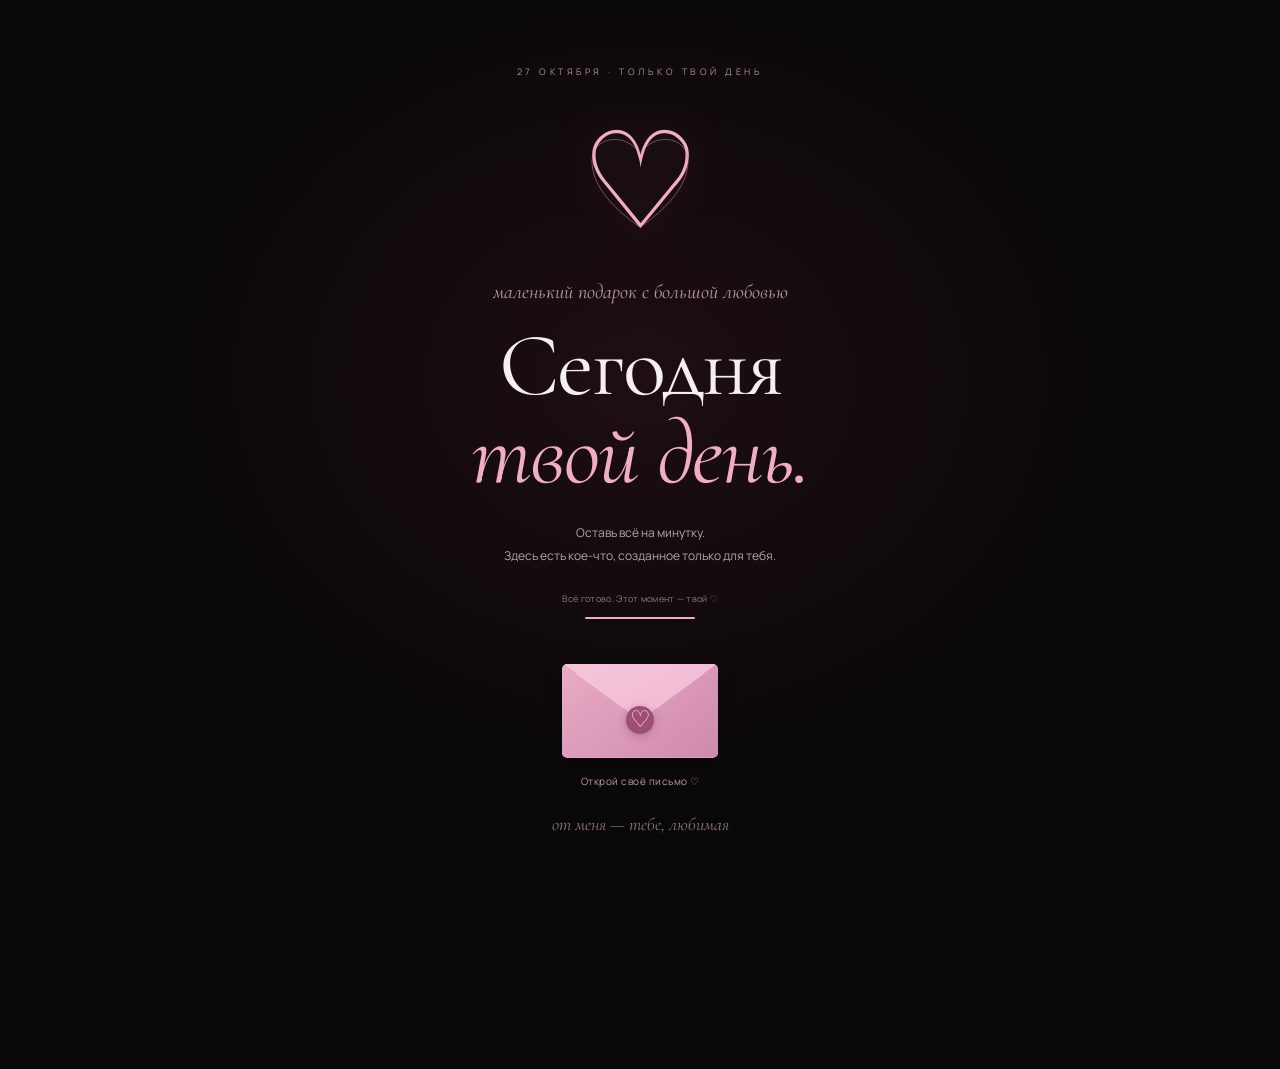
<file: index.html>
<!doctype html>
<html lang="ru">
<head>
  <meta charset="UTF-8">
  <meta name="viewport" content="width=device-width, initial-scale=1, viewport-fit=cover">
  <meta name="theme-color" content="#090809">
  <title>Тебе, с любовью ♡</title>
  <link rel="icon" type="image/svg+xml" sizes="any" href="assets/favicon.svg?v=heart-89">
  <link rel="stylesheet" href="style.css?v=gifts-105">
  <script src="script.js?v=gifts-105" defer></script>
</head>
<body>
  <div id="welcome" class="welcome" role="dialog" aria-modal="true" aria-labelledby="welcome-title">
    <div class="welcome-glow" aria-hidden="true"></div>
    <div id="welcome-hearts" class="welcome-hearts" aria-hidden="true"></div>
    <div class="welcome-content">
      <p class="welcome-overline">27 ОКТЯБРЯ · ТОЛЬКО ТВОЙ ДЕНЬ</p>
      <div class="welcome-heart" aria-hidden="true"><span>♡</span><i></i><i></i><i></i></div>
      <p class="welcome-kicker">маленький подарок с большой любовью</p>
      <h2 id="welcome-title">Сегодня <em>твой день.</em></h2>
      <p class="welcome-note">Оставь всё на минутку.<br>Здесь есть кое-что, созданное только для тебя.</p>
      <div class="welcome-loading"><span id="welcome-status" role="status">Собираю немного нашей нежности…</span><span class="welcome-track" aria-hidden="true"><span id="welcome-fill"></span></span></div>
      <button id="welcome-start" class="envelope-button" disabled aria-label="Открыть письмо и поздравление"><span class="envelope" aria-hidden="true"><span class="envelope-letter">С любовью ♡</span><span class="envelope-pocket"></span><span class="envelope-flap"></span><span class="envelope-seal">♡</span></span><span id="envelope-label" class="envelope-label">Ещё мгновение…</span></button>
      <span class="welcome-signature">от меня — тебе, любимая</span>
    </div>
  </div>
  <div id="site-content" inert aria-hidden="true">
  <div id="hearts" aria-hidden="true"></div>
  <header><a class="signature" href="#" aria-label="В начало">для тебя<span>♡</span></a><span class="header-note">расстояние не меняет главного</span><div class="audio-controls"><button id="sound" class="sound" aria-label="Открыть голосовое поздравление">♫ <span>мой голос</span></button></div></header>
  <main>
    <div class="chapter"><span class="line"></span><span id="chapter">27 ОКТЯБРЯ — ТВОЙ ДЕНЬ</span><span class="line"></span></div>
    <section id="scene" aria-labelledby="title">
      <div class="copy"><p id="eyebrow" class="eyebrow"></p><h1 id="title"></h1><p id="message" class="message"></p><div id="friends-placeholder" class="friends-placeholder" hidden><span class="friends-hearts" aria-hidden="true">♡ ♡ ♡</span><span>Тёплые слова уже в пути</span></div></div>
      <div id="photos" class="photos" aria-label="Наши фотографии"></div>
      <div class="bottom"><p id="caption" class="caption"></p><div class="actions"><button id="back" class="back" aria-label="Предыдущая страница"><svg viewBox="0 0 24 24" aria-hidden="true"><path d="M19 12H5M11 6l-6 6 6 6"/></svg></button><button id="next" class="primary"><span id="next-label"></span><span class="arrow" aria-hidden="true"><svg viewBox="0 0 24 24"><path d="M6 18 18 6M6 6h12v12"/></svg></span></button></div></div>
    </section>
    <nav id="progress" aria-label="Страницы поздравления"></nav>
    <p id="share-note" class="share-note" hidden>Можешь поделиться этим сайтом с близкими — пусть тоже улыбнутся и немного узнают, что я умею делать для тебя) ♡</p>
    <section id="gift-gate" class="gift-gate" hidden aria-label="Ещё один сюрприз">
      <p class="eyebrow">И КОЕ-ЧТО ЕЩЁ, ПРИНЦЕССА</p>
      <p>Для тебя остался ещё один маленький сюрприз ♡</p>
      <a class="primary gift-link" href="gift.html">Получить подарок <span aria-hidden="true">↗</span></a>
    </section>
    <footer><span>между нами километры.</span><span>но это всё — тебе <b>♡</b></span></footer>
  </main>
  <dialog id="audio-dialog"><button id="close-audio" class="close" aria-label="Закрыть">×</button><span class="eyebrow">ЧУТЬ БЛИЖЕ, ЧЕМ КАЖЕТСЯ</span><h2>Услышь меня <em>♡</em></h2><p id="audio-note">Это поздравление — моим голосом, с любовью к тебе. Нажми на воспроизведение ♡</p><div class="voice-hearts" aria-hidden="true"><span>♡</span><span>♡</span><span>♡</span><span>♡</span><span>♡</span></div><div class="voice-player"><button id="voice-play" aria-label="Воспроизвести поздравление"></button><div class="voice-timeline"><span>Моё поздравление для тебя ♡</span><input id="voice-seek" type="range" min="0" max="100" value="0" step="0.1" aria-label="Позиция записи"><small id="voice-time">0:00 / 1:07</small><label class="voice-volume" for="voice-volume"><span>Громкость</span><input id="voice-volume" type="range" min="0" max="100" value="70" step="1" aria-label="Громкость поздравления"><output id="voice-volume-value">70%</output></label></div></div><audio id="voice" preload="metadata" src="assets/voice-gentle.mp3"></audio><button id="voice-done" class="primary" hidden>Я прослушала ♡ →</button></dialog>
  </div>
</body>
</html>
</file>
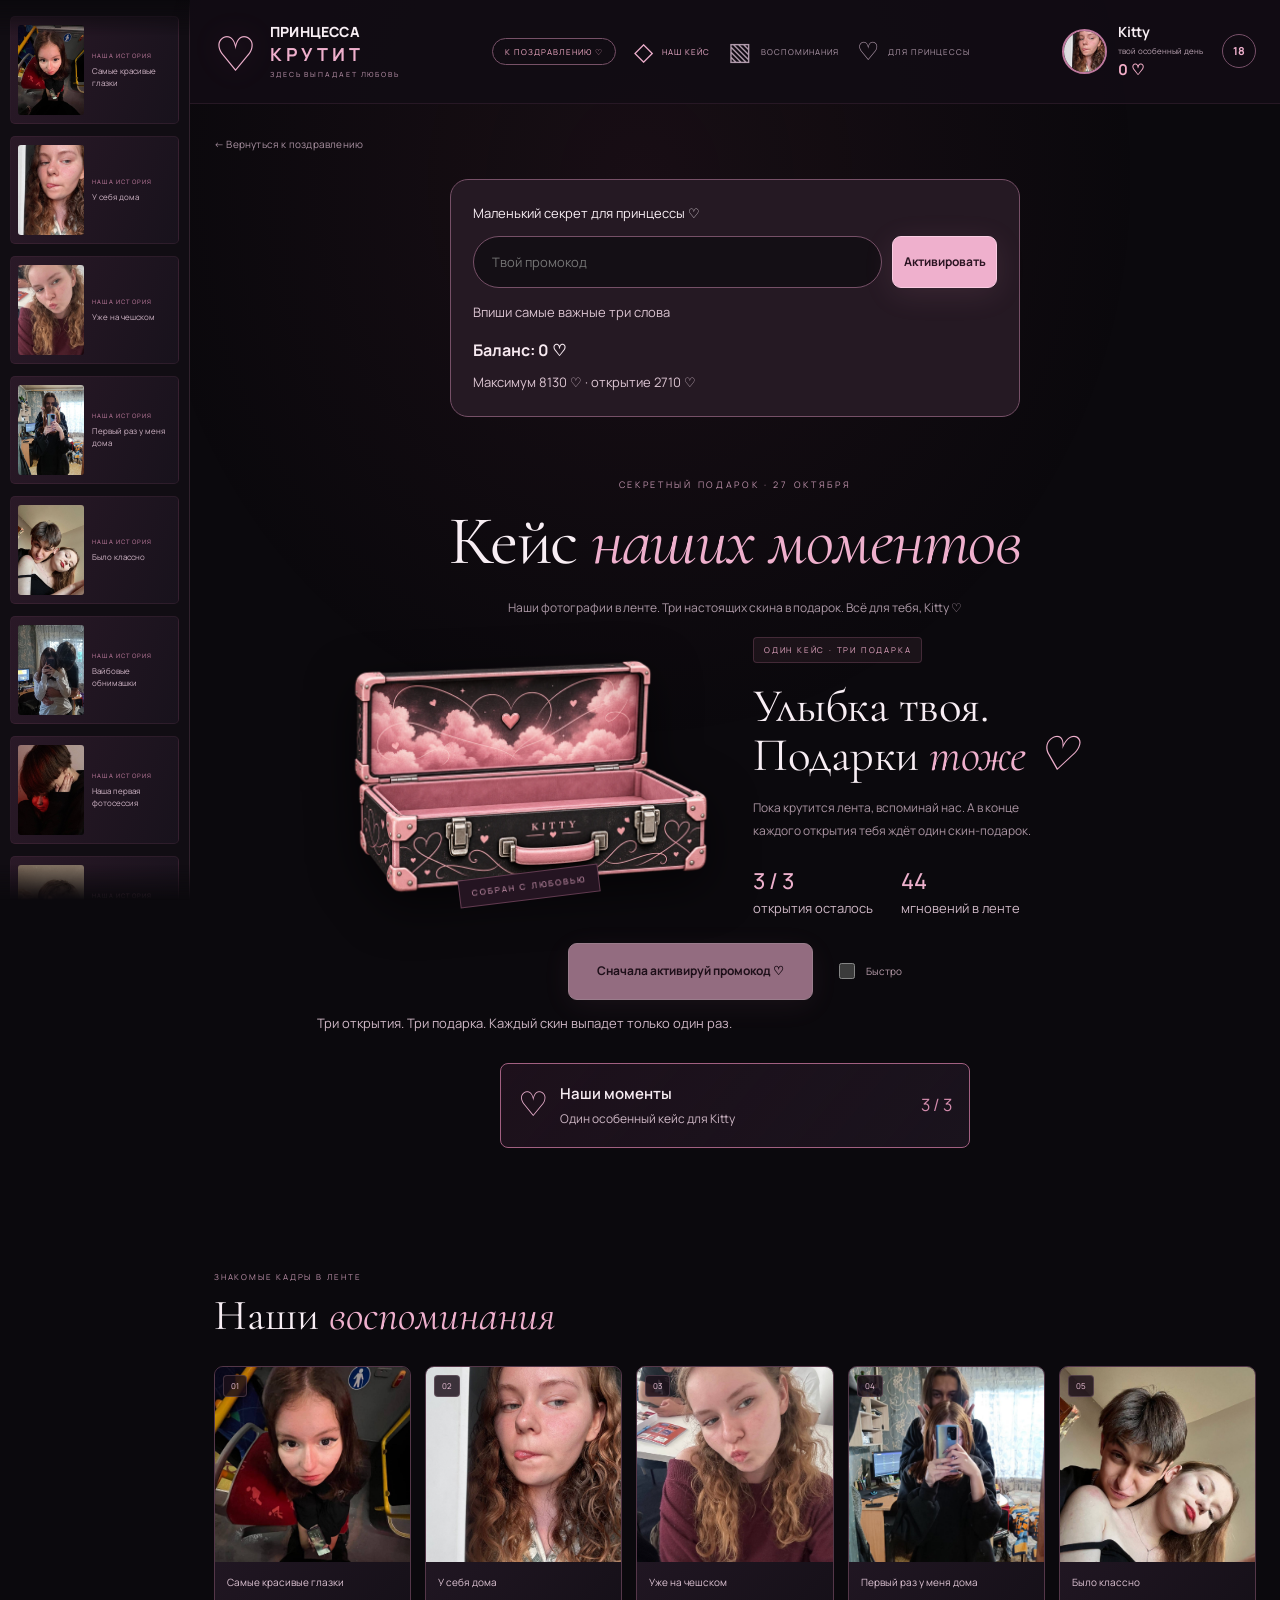
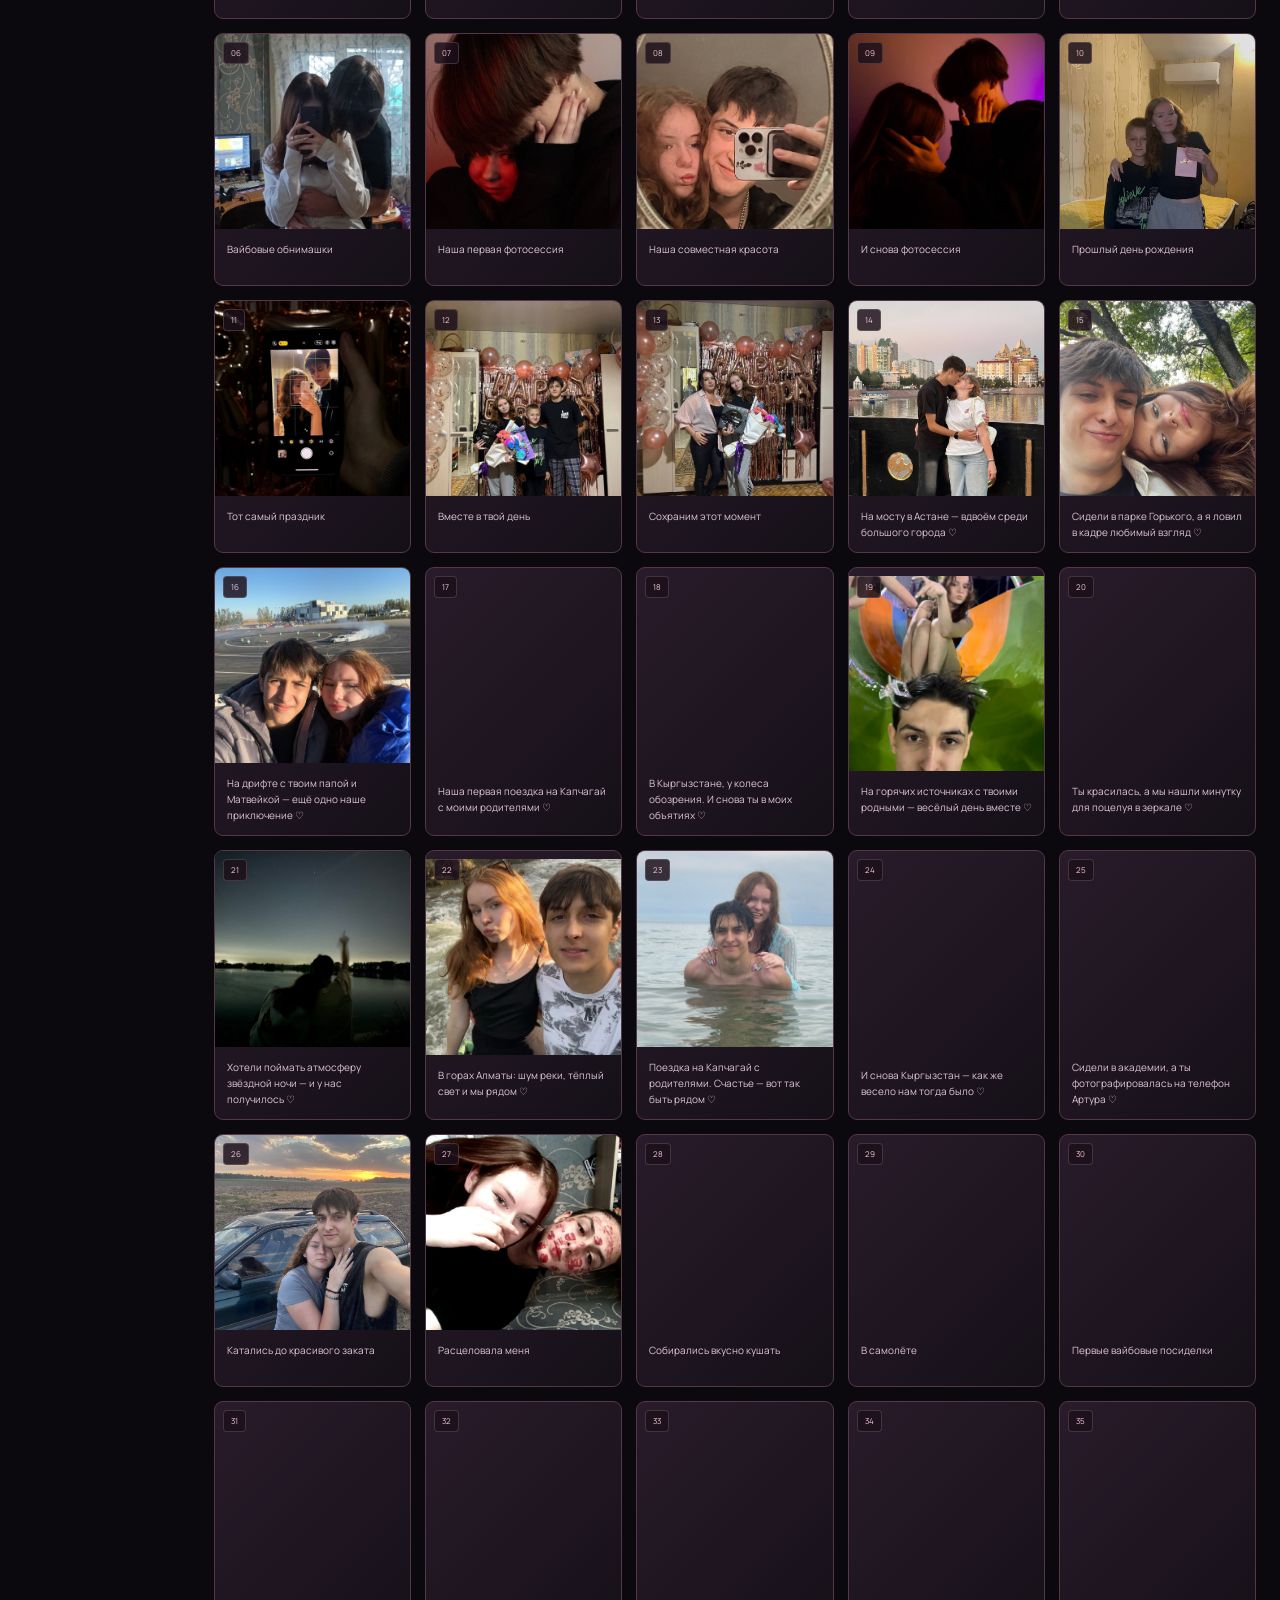
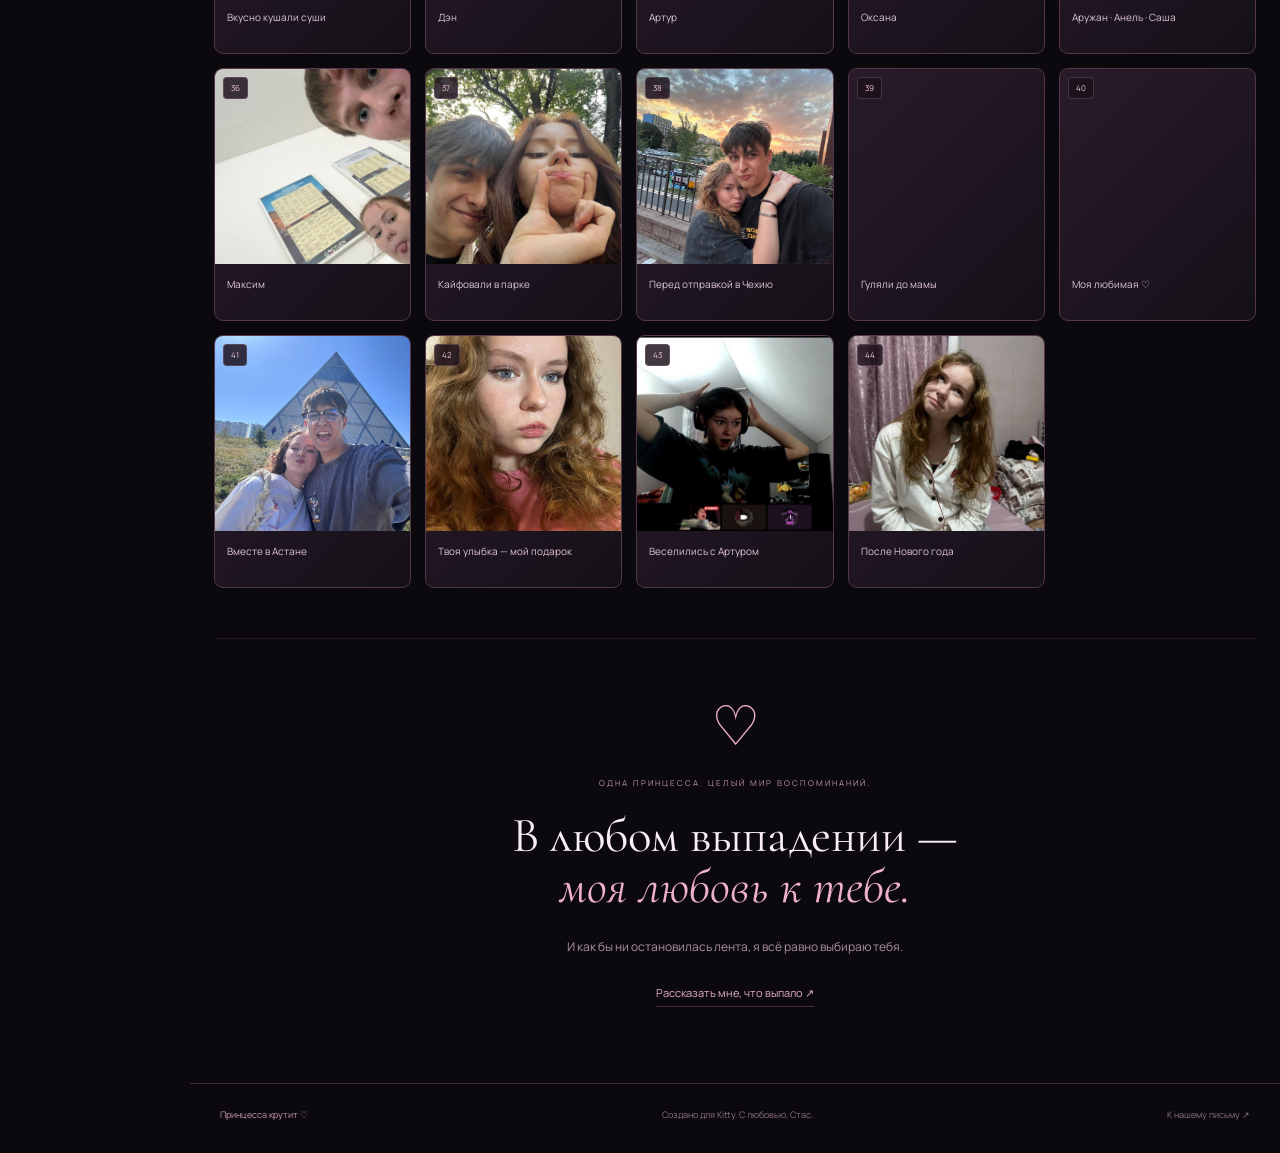
<file: gift.html>
<!doctype html>
<html lang="ru">
<head>
  <meta charset="UTF-8"><meta name="viewport" content="width=device-width,initial-scale=1,viewport-fit=cover">
  <meta name="theme-color" content="#0b090d"><meta name="robots" content="noindex,nofollow">
  <title>Принцесса крутит ♡</title><link rel="icon" type="image/svg+xml" href="assets/favicon.svg">
  <link rel="stylesheet" href="gift.css?v=106"><script src="gift-state.js?v=106" defer></script><script src="gift-prizes.js?v=107" defer></script><script src="gift-memories.js?v=106" defer></script><script src="gift.js?v=106" defer></script>
</head>
<body>
  <div class="gift-hearts" id="gift-hearts" aria-hidden="true"></div>
  <header class="game-header">
    <a class="game-brand" href="gift.html"><span class="brand-heart" aria-hidden="true">♡</span><span>ПРИНЦЕССА <b>КРУТИТ</b><small>ЗДЕСЬ ВЫПАДАЕТ ЛЮБОВЬ</small></span></a>
    <nav class="game-nav" aria-label="Разделы подарка"><a href="index.html?start=intro" class="to-main">К поздравлению ♡</a>
      <a class="active" href="#our-case"><span aria-hidden="true">◇</span>Наш кейс</a>
      <a href="#memories"><span aria-hidden="true">▧</span>Воспоминания</a>
      <a href="#for-princess"><span aria-hidden="true">♡</span>Для принцессы</a>
    </nav>
    <button type="button" id="open-profile" class="kitty-profile"><img src="assets/photos/memory-26.jpg" alt="Kitty"><span><strong>Kitty</strong><small>твой особенный день</small><strong id="header-balance" class="header-balance">0 ♡</strong></span><b aria-label="18 лет">18</b></button>
  </header>
  <div class="memory-ticker" aria-label="Мгновения из нашей истории"><div id="ticker-track" class="ticker-track"></div></div>
  <main class="gift-main">
    <a class="back-to-letter" href="index.html">← Вернуться к поздравлению</a>
    <form id="promo-form" class="promo-panel"><label for="promo-code">Маленький секрет для принцессы ♡</label><div><input id="promo-code" placeholder="Твой промокод" autocomplete="off" required><button class="pink-button">Активировать</button></div><p id="promo-status" role="status">Впиши самые важные три слова</p><strong>Баланс: <span id="gift-balance">0</span> ♡</strong><small>Максимум 8130 ♡ · открытие 2710 ♡</small></form><section id="our-case" class="case-section">
      <p class="overline">СЕКРЕТНЫЙ ПОДАРОК · 27 ОКТЯБРЯ</p>
      <h1>Кейс <em>наших моментов</em></h1>
      <p class="case-intro">Наши фотографии в ленте. Три настоящих скина в подарок. Всё для тебя, Kitty ♡</p>
      <div class="case-hero" id="case-hero">
        <div class="case-art"><div class="case-orbit"></div><img src="assets/princess-case.webp?v=93" alt="Розовый кейс Kitty с сердечком"><span class="case-stamp">СОБРАН С ЛЮБОВЬЮ</span></div>
        <div class="case-description"><span class="pill">ОДИН КЕЙС · ТРИ ПОДАРКА</span><h2>Улыбка твоя.<br>Подарки <em>тоже ♡</em></h2><p>Пока крутится лента, вспоминай нас. А в конце каждого открытия тебя ждёт один скин-подарок.</p><div class="case-facts"><span><strong id="attempts-left">3 / 3</strong> открытия осталось</span><span><strong id="memory-count">—</strong> мгновений в ленте</span></div></div>
      </div>
      <div class="roulette-panel" id="roulette-panel" hidden>
        <div class="roulette-caption"><span>НАШИ МОМЕНТЫ · ТВОИ ПОДАРКИ</span><span class="live-heart" aria-hidden="true">♡</span></div>
        <div class="roulette-window" id="roulette-window" aria-label="Лента фотографий"><div class="roulette-track" id="roulette-track"></div><div class="roulette-marker" aria-hidden="true"><i></i></div></div>
        <p class="spin-status" id="spin-status" role="status" aria-live="polite">Готовлю для тебя три подарка ♡</p>
      </div>
      <div class="spin-actions"><button id="open-case" class="pink-button" disabled>Подарки скоро появятся ♡</button><label class="quick-option"><input id="quick-spin" type="checkbox"><span>Быстро</span></label></div>
      <p class="spin-footnote">Три открытия. Три подарка. Каждый скин выпадет только один раз.</p>
      <div class="case-shelf" aria-label="Наши кейсы">
        <div class="mini-case selected"><span aria-hidden="true">♡</span><div><strong>Наши моменты</strong><small>Один особенный кейс для Kitty</small></div><b id="shelf-count">3 / 3</b></div>
      </div>
    </section>
    <section class="contents-section" id="memories"><div class="section-title" hidden><div><p class="overline">ТРИ СКИНА · ВСЕ ТВОИ</p><h2>Что внутри <em>кейса</em></h2></div><span id="collection-count" class="collection-count">Открыто 0 из 3</span></div><div class="prizes-grid" id="prizes-grid" hidden></div><div class="section-title memories-title"><div><p class="overline">ЗНАКОМЫЕ КАДРЫ В ЛЕНТЕ</p><h2>Наши <em>воспоминания</em></h2></div></div><div class="contents-grid" id="contents-grid"></div></section>
    <section id="for-princess" class="princess-note"><span aria-hidden="true">♡</span><p class="overline">ОДНА ПРИНЦЕССА. ЦЕЛЫЙ МИР ВОСПОМИНАНИЙ.</p><h2>В любом выпадении —<br><em>моя любовь к тебе.</em></h2><p>И как бы ни остановилась лента, я всё равно выбираю тебя.</p><a href="https://t.me/m/DYYZnQJrMzVi" target="_blank" rel="noopener noreferrer">Рассказать мне, что выпало ↗</a></section>
  </main>
  <footer class="game-footer"><span>Принцесса крутит ♡</span><span>Создано для Kitty. С любовью, Стас.</span><a href="index.html">К нашему письму ↗</a></footer>
  <dialog id="reward-dialog" class="reward-dialog" aria-labelledby="reward-title"><button class="reward-close" id="reward-close" aria-label="Закрыть подарок">×</button><p class="overline">ТВОЙ ПОДАРОК ♡</p><div class="reward-photo"><img id="reward-image" alt=""></div><h2 id="reward-title"></h2><p id="reward-note" class="reward-note"></p><p class="saved-note" id="saved-note" role="status"></p><div class="reward-actions"><button id="claim-memory" class="pink-button">Этот подарок мой ♡</button><button id="spin-again" class="quiet-button">Открыть следующий ↻</button></div></dialog>
<dialog id="profile-dialog" class="profile-dialog" aria-labelledby="profile-title"><button id="close-profile" class="reward-close" aria-label="Закрыть профиль">×</button><div class="profile-account"><img src="assets/photos/memory-26.jpg" alt="Kitty"><div><p class="overline">ТВОЙ АККАУНТ</p><h2 id="profile-title">Kitty ♡</h2></div></div><p class="free-gifts-note">Это нам уже не надо — тут всё бесплатно ♡</p><h2 class="inventory-title">Твой инвентарь</h2><p>Здесь появятся только открытые подарки ♡</p><div id="inventory" class="prizes-grid"></div><p id="inventory-note" role="status"></p></dialog>
</body>
</html>
</file>
<file: style.css>
@import url('https://fonts.googleapis.com/css2?family=Cormorant+Garamond:ital,wght@0,400;0,500;0,600;1,400;1,500&family=Manrope:wght@400;500;600;700&display=swap');
:root{color-scheme:dark;--bg:#090809;--pink:#f1acc6;--muted:#94858d;--white:#f6eff2}*{box-sizing:border-box}body{margin:0;background:var(--bg);color:var(--white);font-family:Manrope,Arial,sans-serif;min-width:320px}body:before{content:"";position:fixed;inset:0;pointer-events:none;background:radial-gradient(ellipse at 50% 48%,#50233322,transparent 65%);z-index:-1}button,a,input{-webkit-tap-highlight-color:transparent}button{font:inherit;cursor:pointer}button:focus-visible,a:focus-visible,.upload:focus-within{outline:2px solid var(--pink);outline-offset:6px}header{max-width:1440px;margin:auto;padding:30px 5%;display:flex;align-items:center;justify-content:space-between;gap:20px}.signature{font-family:'Cormorant Garamond',Georgia,serif;font-style:italic;font-size:30px;color:var(--white);text-decoration:none}.signature span{color:var(--pink);margin-left:12px}.header-note{font-size:10px;letter-spacing:2.5px;text-transform:uppercase;color:var(--muted)}.sound{border:1px solid #49323d;background:#ffffff03;color:var(--pink);border-radius:30px;padding:11px 18px;font-size:12px;transition:.25s}.sound:hover{background:#f1acc61a;transform:translateY(-2px)}main{max-width:1100px;margin:auto;padding:35px 30px 20px}.chapter{display:flex;justify-content:center;align-items:center;gap:18px;color:var(--muted);font-size:9px;letter-spacing:3px}.line{height:1px;width:40px;background:#55303f}#scene{text-align:center}.eyebrow{font-size:10px;letter-spacing:3px;color:var(--pink);margin:33px 0 14px}h1{font-family:'Cormorant Garamond',Georgia,serif;font-weight:400;font-size:clamp(50px,6.2vw,82px);line-height:1.03;margin:0;letter-spacing:-2px}h1 em,h2 em{color:var(--pink);font-weight:400}h1 em{display:block}.message{max-width:560px;margin:22px auto 0;font-size:13px;line-height:1.95;color:#b7a9b0;white-space:pre-line}.photos{display:flex;align-items:center;justify-content:center;gap:23px;margin:40px auto 22px;max-width:740px}.photo{margin:0;flex:1;min-width:0;padding:9px 9px 0;background:#171216;border:1px solid #38252f;box-shadow:0 15px 50px #0008;transform:rotate(-7deg);transition:transform .5s,box-shadow .5s}.photo:nth-child(2){transform:translateY(-6px) rotate(2deg);z-index:1}.photo:nth-child(3){transform:rotate(8deg)}.photo:hover{transform:translateY(-12px) rotate(0);box-shadow:0 15px 55px #b3516b22;z-index:2}.photo-area{aspect-ratio:4/4.3;position:relative;overflow:hidden;background:linear-gradient(145deg,#2c1d27,#140f14 75%);display:grid;place-content:center}.photo-area:before,.photo-area:after{content:"";position:absolute;width:180px;height:180px;border:1px solid #cf8da11c;border-radius:50%;top:20%;left:-40%}.photo-area:after{top:50%;left:45%}.placeholder-heart{font-family:Georgia,serif;font-size:56px;color:#c87f9d73;line-height:1}.placeholder-text{font-size:9px;color:#a98b9a;margin-top:12px;letter-spacing:1px}.photo img{width:100%;height:100%;object-fit:cover;position:absolute;inset:0}.photo figcaption{font-family:'Cormorant Garamond',Georgia,serif;font-style:italic;font-size:18px;color:#c2a5b3;padding:12px 0 13px}.caption{font-family:'Cormorant Garamond',Georgia,serif;color:var(--muted);font-style:italic;font-size:19px;margin:25px 0}.actions{display:flex;justify-content:center;align-items:center;gap:12px}.primary{position:relative;overflow:hidden;border:1px solid #efbad1;background:#eeb4cc;color:#27121d;border-radius:50px;padding:17px 27px;font-size:12px;font-weight:700;min-width:220px;box-shadow:0 0 35px #eb9abd12;transition:transform .25s,box-shadow .25s,background .25s}.primary:hover{transform:translateY(-3px);background:#ffd2e4;box-shadow:0 7px 35px #eb9abd30}.primary:active{transform:scale(.96)}.primary:before{content:"";position:absolute;top:0;bottom:0;left:-70%;width:40%;background:linear-gradient(90deg,transparent,#fff7,transparent);transform:skewX(-20deg);animation:shine 6s infinite}.arrow{margin-left:24px;font-size:18px}.back{width:48px;height:48px;border:1px solid #4a303e;border-radius:50%;background:transparent;color:var(--pink);transition:.2s}.back:hover{background:#f1acc617;transform:translateX(-3px)}.back:disabled{display:none}#progress{display:flex;justify-content:center;gap:10px;margin:28px 0 36px}#progress button{height:5px;width:5px;padding:0;border:0;border-radius:8px;background:#553d49;position:relative;transition:.3s}#progress button:before{content:"";position:absolute;inset:-10px}#progress button.active{width:28px;background:var(--pink)}footer{border-top:1px solid #261a21;display:flex;justify-content:space-between;padding-top:18px;color:#76636e;font-size:9px;letter-spacing:1px}footer b{color:var(--pink);font-size:15px;margin-left:6px}#hearts{position:fixed;inset:0;overflow:hidden;pointer-events:none;z-index:-1}.floating-heart{position:absolute;bottom:-80px;color:#e699bd;font-family:Georgia,serif;animation:float var(--duration) linear infinite;opacity:0;text-shadow:0 0 12px #d7719925}.burst{position:fixed;pointer-events:none;color:var(--pink);font-family:Georgia,serif;z-index:10;animation:burst 1s ease-out forwards}.enter{animation:enter .65s both}dialog{color:var(--white);background:#171016;border:1px solid #614050;border-radius:20px;max-width:440px;width:calc(100% - 36px);padding:40px 28px}dialog::backdrop{background:#000b;backdrop-filter:blur(10px)}h2{font-family:'Cormorant Garamond',Georgia,serif;font-size:40px;font-weight:400;margin:20px 0}dialog p,dialog small{font-size:12px;line-height:1.8;color:#b7a9b0}dialog small{display:block;margin-top:16px;font-size:10px}audio{width:100%;margin:15px 0}.close{position:absolute;right:15px;top:10px;border:0;background:none;color:var(--pink);font-size:28px}.upload{display:block;border:1px dashed #80556a;padding:13px;text-align:center;border-radius:10px;font-size:11px;cursor:pointer}.upload input{position:absolute;width:1px;height:1px;opacity:0}@keyframes float{0%{transform:translate(0,0) rotate(-18deg);opacity:0}12%{opacity:.35}50%{transform:translate(35px,-55vh) rotate(16deg)}90%{opacity:.2}100%{transform:translate(-20px,-120vh) rotate(-12deg);opacity:0}}@keyframes shine{0%,65%{left:-70%}90%,100%{left:150%}}@keyframes enter{from{opacity:0;transform:translateY(14px)}to{opacity:1;transform:translateY(0)}}@keyframes burst{to{transform:translate(var(--x),var(--y)) rotate(30deg);opacity:0}}
/* На больших экранах фотографии окружают письмо; мобильный альбом ниже сохраняется. */
@media(min-width:1000px){
  main{max-width:1400px;padding-top:35px}
  #scene{position:relative;min-height:620px;padding:65px 250px 55px;display:flex;flex-direction:column;justify-content:center}
  #scene .copy,#scene .bottom{position:relative;z-index:2}
  #scene .eyebrow{margin-top:0}
  h1{font-size:clamp(58px,5.3vw,80px)}
  .message{max-width:490px}
  .photos{position:absolute;inset:0;display:block;max-width:none;margin:0;pointer-events:none}
  .photo{position:absolute;width:190px;pointer-events:auto}
  .photo:nth-child(1){left:0;top:80px;transform:rotate(-11deg)}
  .photo:nth-child(2){right:0;top:35px;transform:rotate(10deg)}
  .photo:nth-child(3){right:26px;top:340px;width:165px;transform:rotate(-7deg)}
  .photo:hover{transform:translateY(-8px) rotate(0)}
  .caption{max-width:430px;margin:28px auto 22px}
  #progress{margin-top:8px}
}
@media(min-width:1300px){
  #scene{padding-left:300px;padding-right:300px;min-height:660px}
  .photo{width:220px}
  .photo:nth-child(1){left:20px;top:115px}
  .photo:nth-child(2){right:10px;top:45px}
  .photo:nth-child(3){right:50px;top:365px;width:185px}
}
@media(max-width:600px){header{padding:calc(17px + env(safe-area-inset-top)) 22px 18px}.signature{font-size:25px}.header-note{display:none}.sound{font-size:11px;padding:9px 13px}main{padding:24px 22px calc(22px + env(safe-area-inset-bottom))}.chapter{font-size:8px;letter-spacing:2px;gap:12px}.line{width:24px}.eyebrow{margin-top:30px;font-size:9px}h1{font-size:57px;letter-spacing:-1.8px}.message{font-size:12px;line-height:1.9;margin-top:19px;max-width:335px}.photos{gap:9px;margin:34px -4px 24px}.photo{padding:5px 5px 0}.photo-area{aspect-ratio:3/4.3}.placeholder-heart{font-size:35px}.placeholder-text{font-size:6px;letter-spacing:0}.photo figcaption{font-size:13px;padding:10px 0}.caption{font-size:17px;max-width:280px;margin:25px auto}.primary{padding:16px 22px;min-width:215px}.back{width:44px;height:44px}#progress{margin:27px 0 30px}footer{font-size:8px;letter-spacing:.3px;gap:8px}}
@media(prefers-reduced-motion:reduce){*,*:before,*:after{animation:none!important;transition:none!important}.floating-heart{display:none}}

/* Фотографии с личными записками на обороте. */
.photo{padding:0!important;border:0;background:transparent;color:inherit;box-shadow:none;perspective:1000px;text-align:center;isolation:isolate}
.photo-inner{position:relative;display:grid;width:100%;transform-style:preserve-3d;transition:transform .75s cubic-bezier(.2,.7,.2,1)}
.photo-front,.photo-back{grid-area:1/1;display:block;backface-visibility:hidden;-webkit-backface-visibility:hidden;border:1px solid #49303e;background:#171216;box-shadow:0 15px 50px #0008}
.photo-front{padding:9px 9px 0;transform:rotateY(0deg)}
.photo-caption{display:block;font-family:'Cormorant Garamond',Georgia,serif;font-style:italic;font-size:18px;color:#c2a5b3;padding:12px 0 5px}
.photo-hint{display:block;font-size:8px;font-weight:400;letter-spacing:.5px;color:#b78a9f;padding:0 0 10px}
.photo-back{position:absolute;inset:0;transform:rotateY(180deg);padding:18px 14px;display:flex;flex-direction:column;align-items:center;justify-content:center;background:radial-gradient(ellipse at top,#482233,#1c111a 80%);overflow:auto}
.photo-back-heart{font-family:Georgia,serif;color:var(--pink);font-size:29px;line-height:1;margin-bottom:10px}
.photo-back-title{font-family:'Cormorant Garamond',Georgia,serif;font-size:23px;line-height:1.1;color:var(--pink)}
.photo-note{display:block;font-size:11px;line-height:1.85;color:#e1cbd6;margin:13px 0;white-space:pre-line;overflow-wrap:anywhere}
.photo-back .photo-hint{padding:0;font-size:7px}
.photo.is-flipped .photo-inner{transform:rotateY(180deg)}
.photo:focus-visible{z-index:5;transform:translateY(-8px) rotate(0) scale(1.08)}
@media(hover:hover) and (pointer:fine){.photo:hover{z-index:5;transform:translateY(-10px) rotate(0) scale(1.16);box-shadow:none}}
@media(max-width:600px){
  .photo-front{padding:5px 5px 0}
  .photo-caption{font-size:13px;padding:9px 0 4px}
  .photo-hint{font-size:6px;padding-bottom:7px;letter-spacing:0}
  .photo-back{padding:10px 7px}
  .photo-back-heart{font-size:20px;margin-bottom:6px}
  .photo-back-title{font-size:17px}
  .photo-note{font-size:9px;line-height:1.6;margin:8px 0}
  .photo-back .photo-hint{font-size:6px}
  .photo.is-flipped{z-index:5;transform:translateY(-6px) rotate(0) scale(1.35)}
  .photo:first-child{transform-origin:left center}
  .photo:last-child{transform-origin:right center}
}
@media(prefers-reduced-motion:reduce){.photo-inner{transition:none}}

.nickname-quiz{position:relative;z-index:2;width:100%;max-width:425px;margin:25px auto 0;padding:20px 24px;border:1px solid #54313f;border-radius:18px;background:#160f16e8;text-align:left}
.nickname-scale,.nickname-save-note{color:#ba9caa;font-size:10px;line-height:1.8;margin:0 0 18px;text-align:center}
.nickname-row{display:grid;grid-template-columns:1fr auto;gap:9px 14px;margin:16px 0}
.nickname-row label{color:#f0c9da;font-family:'Cormorant Garamond',Georgia,serif;font-size:24px;font-style:italic}
.nickname-row output{font-size:10px;color:#c796ac;align-self:center;font-variant-numeric:tabular-nums}
.nickname-row input{grid-column:1/-1;width:100%;margin:4px 0 8px;height:7px;border-radius:10px;appearance:none;-webkit-appearance:none;background:linear-gradient(to right,#edacc8 var(--fill),#402331 var(--fill));cursor:pointer;touch-action:pan-y}
.nickname-row input{--heart-thumb:url("data:image/svg+xml,%3Csvg xmlns='http://www.w3.org/2000/svg' viewBox='0 0 32 32'%3E%3Cpath d='M16 28S3 20 3 11a7 7 0 0 1 13-4 7 7 0 0 1 13 4c0 9-13 17-13 17Z' fill='%23e79abb' stroke='%23ffd1e5' stroke-width='2' stroke-linejoin='round'/%3E%3C/svg%3E")}
.nickname-row input::-webkit-slider-thumb{appearance:none;-webkit-appearance:none;width:30px;height:30px;border:0;border-radius:0;background:var(--heart-thumb) center/contain no-repeat;filter:drop-shadow(0 0 6px #ed9cc36b);transition:filter .2s,transform .2s}
.nickname-row input::-moz-range-thumb{width:30px;height:30px;border:0;border-radius:0;background:var(--heart-thumb) center/contain no-repeat;filter:drop-shadow(0 0 6px #ed9cc36b);transition:filter .2s,transform .2s}
.nickname-row input:active::-webkit-slider-thumb{transform:scale(1.15);filter:drop-shadow(0 0 9px #ed9cc3aa)}
.nickname-row input:active::-moz-range-thumb{transform:scale(1.15);filter:drop-shadow(0 0 9px #ed9cc3aa)}
.nickname-row input:focus-visible{outline:2px solid var(--pink);outline-offset:9px}
.nickname-save-note{font-size:9px;margin:17px 0 0}
.quiz-scene h1{font-size:clamp(47px,4.2vw,65px)}
.quiz-scene .message{font-size:12px}
@media(min-width:1000px){#scene.quiz-scene{padding-top:40px;padding-bottom:30px}.quiz-scene .photo:nth-child(3){top:400px}}
@media(max-width:600px){.nickname-quiz{padding:17px 20px;margin-top:23px}.nickname-row{margin:19px 0}.nickname-row input{margin-top:9px}.quiz-scene h1{font-size:49px}.nickname-save-note{font-size:10px}}

/* Нативный range отвечает за ввод, отдельное сердечко движется плавно. */
.nickname-slider{grid-column:1/-1;position:relative;display:block;height:34px;--heart-thumb:url("data:image/svg+xml,%3Csvg xmlns='http://www.w3.org/2000/svg' viewBox='0 0 32 32'%3E%3Cpath d='M16 28S3 20 3 11a7 7 0 0 1 13-4 7 7 0 0 1 13 4c0 9-13 17-13 17Z' fill='%23e79abb' stroke='%23ffd1e5' stroke-width='2' stroke-linejoin='round'/%3E%3C/svg%3E")}
.nickname-rail{position:absolute;left:15px;right:15px;top:14px;height:7px;background:#402331;border-radius:10px;overflow:hidden;pointer-events:none}
.nickname-fill{display:block;height:100%;border-radius:inherit;background:#edacc8;transition:width .16s cubic-bezier(.2,.8,.2,1)}
.nickname-thumb{position:absolute;top:2px;width:30px;height:30px;background:var(--heart-thumb) center/contain no-repeat;transform:translateX(-50%);filter:drop-shadow(0 0 6px #ed9cc36b);pointer-events:none;transition:left .16s cubic-bezier(.2,.8,.2,1),transform .2s,filter .2s}
.nickname-slider input{position:absolute;inset:-5px 0 0;opacity:0;width:100%;height:44px;margin:0!important;z-index:1}
.nickname-slider:focus-within{outline:1px solid #dba4bf;outline-offset:4px;border-radius:12px}
.nickname-slider:active .nickname-thumb{transform:translateX(-50%) scale(1.14);filter:drop-shadow(0 0 9px #ed9cc3aa);transition-duration:.08s}
.nickname-slider:active .nickname-fill{transition-duration:.08s}
@media(prefers-reduced-motion:reduce){.nickname-thumb,.nickname-fill{transition:none!important}}
.nickname-slider.is-snapping .nickname-thumb,.nickname-slider.is-snapping .nickname-fill{transition-duration:.7s;transition-timing-function:cubic-bezier(.16,1,.3,1)}
@media(prefers-reduced-motion:reduce){.nickname-slider.is-snapping .nickname-thumb,.nickname-slider.is-snapping .nickname-fill{transition:none!important}}

/* Четыре праздничных фото и отдельная галерея без подписей. */
.photo-caption{padding-left:5px;padding-right:5px;line-height:1.15;min-height:43px}
.photos[data-count="2"] .photo:last-child{margin-left:0}
.gallery-scene .copy,.gallery-scene .caption{display:none}
.gallery-mode .chapter,.gallery-mode footer{visibility:hidden}
.gallery-scene .photos{position:relative;inset:auto;display:flex;align-items:center;justify-content:flex-start;gap:20px;width:100%;max-width:none;margin:65px 0 40px;padding:20px 12px;overflow-x:auto;scroll-snap-type:x mandatory;scrollbar-width:thin;scrollbar-color:#754353 transparent;pointer-events:auto}
.gallery-scene .photo:nth-child(n){position:relative;inset:auto;width:auto;flex:0 0 calc((100% - 80px)/5);min-width:170px;transform:none;scroll-snap-align:center;cursor:default}
.gallery-scene .photo-front{padding:7px}
.gallery-scene .photo-area{aspect-ratio:3/4}
.gallery-scene .photo:hover{transform:translateY(-5px) scale(1.03)}
.gallery-scene .primary{min-width:52px;width:52px;height:52px;padding:0;font-size:22px}
.gallery-scene .arrow{display:none}
@media(min-width:1000px){
  #scene.gallery-scene{padding:0;min-height:560px;justify-content:center}
  #scene.four-photos{min-height:790px}
  .four-photos .photo:nth-child(4){left:35px;right:auto;top:440px;width:185px;transform:rotate(6deg)}
  .four-photos .photo:nth-child(4):hover{transform:translateY(-10px) rotate(0) scale(1.16)}
}
@media(max-width:600px){
  .photo-caption{font-size:12px;min-height:38px}
  .photos[data-count="4"]{display:grid;grid-template-columns:repeat(2,minmax(0,1fr));gap:22px 18px;margin:35px 8px}
  .photos[data-count="4"] .photo-area{aspect-ratio:4/4.3}
  .photos[data-count="4"] .photo-caption{font-size:15px}
  .gallery-scene .photos{margin:40px 0 30px;padding:20px 12px;gap:15px}
  .gallery-scene .photo:nth-child(n){flex-basis:75%;min-width:0}
}
.photo img,.gallery-scene .photo img,.four-photos .photo img{object-fit:cover;object-position:center 40%}

/* Свободный фотоколлаж вместо ровного ряда. */
.gallery-scene .photos{display:block;height:620px;overflow:visible;scroll-snap-type:none;margin:20px 0 25px;padding:0}
.gallery-scene .photo-front{padding:5px;border:1px solid #80566766;border-radius:5px;background:#241820;box-shadow:0 18px 45px #0009,0 0 25px #d08bab0a;overflow:hidden}
.gallery-scene .photo-area{border-radius:2px}
.gallery-scene .photo:nth-child(n){position:absolute;inset:auto;margin:0;min-width:0;transition:transform .5s,filter .5s}
.gallery-scene .photo:nth-child(1){left:3%;top:10px;width:19%;transform:rotate(-8deg)}
.gallery-scene .photo:nth-child(2){left:9%;bottom:20px;width:19%;transform:rotate(6deg)}
.gallery-scene .photo:nth-child(3){left:37%;top:170px;width:25%;transform:rotate(-4deg)}
.gallery-scene .photo:nth-child(4){right:3%;top:15px;width:25%;transform:rotate(7deg)}
.gallery-scene .photo:nth-child(5){right:7%;bottom:20px;width:25%;transform:rotate(-6deg)}
.gallery-scene .photo:nth-child(n+3) .photo-area{aspect-ratio:4/3}
@media(hover:hover) and (pointer:fine){.gallery-scene .photo:nth-child(n):hover{transform:translateY(-6px) rotate(0) scale(1.08);z-index:6}}
@media(max-width:899px){
  .gallery-scene .photos{display:grid;grid-template-columns:repeat(2,minmax(0,1fr));align-items:center;gap:32px 22px;height:auto;margin:30px 0 35px;padding:15px 8px}
  .gallery-scene .photo:nth-child(n){position:relative;inset:auto;width:100%;min-width:0}
  .gallery-scene .photo:nth-child(2){margin-top:45px}
  .gallery-scene .photo:nth-child(3){grid-column:1/-1;width:85%;justify-self:center;margin:4px 0}
  .gallery-scene .photo:nth-child(5){margin-top:35px}
}
.smile-scene .photos{display:none}
#scene.smile-scene{padding-left:20px;padding-right:20px;min-height:570px}
.smile-scene .copy,.smile-scene .bottom{max-width:720px;width:100%;margin-left:auto;margin-right:auto}
.smile-scene .message{max-width:500px}
@media(max-width:600px){#scene.smile-scene{min-height:520px;padding:40px 0}.smile-scene h1{font-size:52px}}

/* Первое знакомство с подарком. */
body.welcome-open{overflow:hidden}
.welcome{position:fixed;inset:0;z-index:100;display:grid;place-items:center;overflow-y:auto;overflow-x:hidden;padding:calc(30px + env(safe-area-inset-top)) 24px calc(30px + env(safe-area-inset-bottom));background:#090809;transition:opacity .85s,visibility .85s}
.welcome.is-leaving{opacity:0;visibility:hidden;pointer-events:none}
.welcome-glow{position:absolute;inset:0;pointer-events:none;background:radial-gradient(ellipse at 50% 42%,#6c243a35,transparent 58%)}
.welcome-content{position:relative;text-align:center;max-width:620px;width:100%;animation:enter 1s both}
.welcome-overline{font-size:9px;letter-spacing:3.5px;color:#b58d9e;margin:0 0 24px}
.welcome-heart{position:relative;display:grid;place-items:center;width:170px;height:160px;margin:0 auto 18px}
.welcome-heart>span{font-family:Georgia,serif;font-size:135px;line-height:1;color:var(--pink);filter:drop-shadow(0 0 22px #dc72a05c);animation:heartbeat 2.3s ease-in-out infinite}
.welcome-heart i{position:absolute;width:110px;height:110px;border:1px solid #dd83ac2b;border-radius:50%;animation:heart-ring 4.5s ease-out infinite}
.welcome-heart i:nth-of-type(2){animation-delay:-1.5s}.welcome-heart i:nth-of-type(3){animation-delay:-3s}
.welcome-kicker{font-family:'Cormorant Garamond',Georgia,serif;font-size:20px;font-style:italic;color:#be96a8;margin:0 0 18px}
#welcome-title{font-family:'Cormorant Garamond',Georgia,serif;font-size:clamp(66px,7vw,94px);font-weight:400;letter-spacing:-2px;line-height:.98;margin:0}
#welcome-title em{display:block;color:var(--pink)}
.welcome-note{font-size:12px;line-height:1.9;color:#b7a3ae;margin:24px 0}
.welcome-loading{min-height:42px;margin:0 auto 18px;max-width:240px}
#welcome-status{display:block;font-size:9px;letter-spacing:.3px;color:#947583}
.welcome-track{display:block;width:110px;height:2px;margin:12px auto 0;background:#40212f;border-radius:10px;overflow:hidden}
#welcome-fill{display:block;width:0;height:100%;background:var(--pink);transition:width .45s ease}
.welcome-start{display:block;margin:0 auto;min-width:205px;min-height:54px}
.welcome-start:disabled{cursor:wait;background:#38232e;border-color:#593443;color:#b090a0;box-shadow:none}
.welcome-start:disabled:before{animation:none}
.welcome-signature{display:block;font-family:'Cormorant Garamond',Georgia,serif;font-size:18px;font-style:italic;color:#8f6f7e;margin-top:24px}
@keyframes heartbeat{0%,100%{transform:scale(1)}12%{transform:scale(1.07)}25%{transform:scale(1)}38%{transform:scale(1.04)}55%{transform:scale(1)}}
@keyframes heart-ring{0%{transform:scale(.6);opacity:0}20%{opacity:.7}100%{transform:scale(2.1);opacity:0}}
@media(max-width:600px){.welcome-overline{font-size:8px;letter-spacing:2.5px}.welcome-heart{height:135px;width:145px;margin-bottom:12px}.welcome-heart>span{font-size:115px}#welcome-title{font-size:71px}.welcome-kicker{font-size:18px}.welcome-note{font-size:12px}.welcome-signature{margin-top:22px}}
@media(max-height:740px){.welcome-overline{margin-bottom:14px}.welcome-heart{height:105px}.welcome-heart>span{font-size:95px}.welcome-kicker{margin-bottom:12px}.welcome-note{margin:18px 0}.welcome-signature{margin-top:18px}#welcome-title{font-size:65px}}
@media(prefers-reduced-motion:reduce){.welcome,.welcome-content,.welcome-heart>span,.welcome-heart i{animation:none!important;transition:none!important}.welcome-heart i{display:none}}
.gallery-scene .caption{display:block;font-size:25px;line-height:1.5;color:var(--pink);max-width:600px;margin:8px auto 24px}
@media(max-width:600px){.gallery-scene .caption{font-size:22px;margin:20px auto 24px;max-width:310px}}
.audio-controls{display:flex;align-items:center;gap:10px}
@media(max-width:600px){.audio-controls{gap:6px}.audio-controls .sound{padding:9px 11px}}

.envelope-button{display:block;border:0;padding:12px 20px 0;margin:0 auto;background:none;color:var(--pink);cursor:pointer;perspective:800px}
.envelope-button:disabled{cursor:wait}
.envelope{display:block;position:relative;width:156px;height:94px;margin:0 auto;filter:drop-shadow(0 8px 20px #0007);transition:transform .3s}
.envelope-button:not(:disabled):hover .envelope{transform:translateY(-5px) rotate(-2deg)}
.envelope:before{content:'';position:absolute;inset:0;border-radius:5px;background:#9c6079;border:1px solid #eab0cb}
.envelope-pocket{position:absolute;inset:0;background:linear-gradient(32deg,#e6a4c0 49.5%,transparent 50%) left/50% 100% no-repeat,linear-gradient(-32deg,#d490af 49.5%,transparent 50%) right/50% 100% no-repeat;z-index:3;border-radius:0 0 5px 5px}
.envelope-flap{position:absolute;inset:0;clip-path:polygon(0 0,100% 0,50% 65%);background:#f0bdd3;transform-origin:top;z-index:4;transition:transform .65s ease,z-index 0s .3s}
.envelope-seal{position:absolute;top:36px;left:64px;z-index:5;width:29px;height:29px;border-radius:50%;background:#9e5074;color:#ffe4ef;display:grid;place-items:center;font-family:Georgia,serif;font-size:23px;box-shadow:0 2px 8px #64334955;transition:opacity .25s}
.envelope-letter{position:absolute;left:10px;right:10px;top:12px;height:72px;background:#fce5ef;color:#9f5978;border-radius:3px;display:grid;place-items:center;font-family:'Cormorant Garamond',Georgia,serif;font-size:20px;z-index:2;transition:transform .7s .35s}
.envelope-label{display:block;font-size:10px;letter-spacing:.5px;margin-top:16px;min-height:15px;color:#c99ab0}
.envelope-button.is-open .envelope-flap{transform:rotateX(180deg);z-index:1}
.envelope-button.is-open .envelope-letter{transform:translateY(-58px)}
.envelope-button.is-open .envelope-seal{opacity:0}
.envelope-button:disabled:not(.is-open){opacity:.5}
#site-content{padding-bottom:165px}
@media(max-width:600px){}
@media(max-height:740px){.envelope{width:140px;height:82px}.envelope-seal{top:30px;left:56px}.envelope-label{margin-top:12px}.welcome-signature{margin-top:14px}}
@media(prefers-reduced-motion:reduce){.envelope,.envelope-flap,.envelope-letter,.envelope-seal{transition:none!important}}
.welcome-hearts{position:absolute;inset:0;overflow:hidden;pointer-events:none}
.welcome-hearts span{position:absolute;bottom:-65px;left:var(--desktop-left);font-family:Georgia,serif;color:#eba1c0;opacity:0;text-shadow:0 0 13px #de86ad35;animation:welcome-drift var(--duration) linear infinite}
.welcome-content{z-index:1}
@keyframes welcome-drift{0%{transform:translate(0,0) rotate(-15deg);opacity:0}15%{opacity:.35}50%{transform:translate(var(--drift),-55vh) rotate(15deg);opacity:.28}85%{opacity:.3}100%{transform:translate(0,-120vh) rotate(-10deg);opacity:0}}
@media(max-width:600px){.welcome-hearts span{left:var(--mobile-left);font-size:20px!important}}
@media(prefers-reduced-motion:reduce){.welcome-hearts{display:none}}

.cursor-heart{position:fixed;z-index:120;pointer-events:none;user-select:none;font-family:Georgia,serif;line-height:1;color:#f0a9ca;text-shadow:0 0 7px #ee94bc66;animation:cursor-heart-fly var(--life) ease-out forwards;will-change:transform,opacity}
@keyframes cursor-heart-fly{0%{opacity:0;transform:translate(-50%,-50%) scale(.5) rotate(0)}15%{opacity:.85}100%{opacity:0;transform:translate(calc(-50% + var(--dx)),calc(-50% + var(--dy))) scale(1.1) rotate(var(--tilt))}}
@media(prefers-reduced-motion:reduce){.cursor-heart{display:none}}


#site-content{padding-bottom:0}
@media(max-width:600px){}

/* Небольшой курсор с тонким розовым контуром. */
@media(hover:hover) and (pointer:fine){
  body,body *{cursor:url('assets/cursor.svg?v=2') 3 2,auto}
  a,button,button *,label.upload,label.upload *,input[type=range],.photo,.photo *{cursor:url('assets/cursor-link.svg?v=2') 3 2,pointer}
  button:disabled,button:disabled *{cursor:not-allowed}
}
@media(max-width:600px){}
@media(max-width:600px){}

/* Размеры деталей конверта зависят от его корпуса, в том числе на низком экране. */
.envelope:before{border-radius:6px}
.envelope-letter{top:10px;bottom:10px;height:auto;left:10px;right:10px;border-radius:3px}
.envelope-pocket{background:linear-gradient(140deg,#e9abc6,#ce8aaa);clip-path:polygon(0 0,50% 60%,100% 0,100% 100%,0 100%);border-radius:5px}
.envelope-flap{background:linear-gradient(150deg,#f5c5da,#eeb6cf);clip-path:polygon(0 0,100% 0,50% 60%);border-radius:5px 5px 0 0;backface-visibility:hidden;-webkit-backface-visibility:hidden}
.envelope-seal{top:calc(60% - 14px);left:calc(50% - 14px);width:28px;height:28px}
.welcome-heart i{width:120px;height:120px;border:0;border-radius:0;background:url('assets/heart-ring.svg') center/contain no-repeat}
@media(max-width:600px){
  html,body{max-width:100%;overflow-x:clip}
  header{gap:12px}
  main{padding-left:20px;padding-right:20px}
  h1{font-size:clamp(42px,13vw,53px);line-height:1.06}
  .quiz-scene h1{font-size:clamp(40px,12vw,49px)}
  .message{max-width:100%}
  .photos{margin-left:2px;margin-right:2px;gap:10px}
  .photo-caption{font-size:12px;min-height:40px}
  .welcome{min-height:100svh;align-items:center}
  .welcome-content{padding-top:8px;padding-bottom:8px}
  .welcome-overline{line-height:1.7}
}
@media(max-width:360px){#welcome-title{font-size:60px}.welcome-note{font-size:11px}.welcome-kicker{font-size:17px}.signature{font-size:23px}}
@media(max-width:600px){
}
.arrow{display:inline-flex;vertical-align:middle;align-items:center;justify-content:center;width:18px;height:18px}
.arrow svg{display:block;width:18px;height:18px;fill:none;stroke:currentColor;stroke-width:1.7;stroke-linecap:round;stroke-linejoin:round}
.back{display:inline-grid;place-items:center;padding:0;line-height:1;flex-shrink:0}
.back svg{display:block;width:18px;height:18px;fill:none;stroke:currentColor;stroke-width:1.5;stroke-linecap:round;stroke-linejoin:round}
.back:disabled{display:none}

/* Праздничные снимки раскрываются крупнее и остаются внутри экрана. */
@media(hover:hover) and (pointer:fine){
  .four-photos .photo:nth-child(n):hover{transform:translateY(-10px) rotate(0) scale(1.6);z-index:8}
  .four-photos .photo:nth-child(1){transform-origin:left top}
  .four-photos .photo:nth-child(2){transform-origin:right top}
  .four-photos .photo:nth-child(3){transform-origin:right bottom}
  .four-photos .photo:nth-child(4){transform-origin:left bottom}
}
@media(hover:hover) and (pointer:fine) and (max-width:999px){
  .four-photos .photo:nth-child(n){transform-origin:center center}
  .four-photos .photo:first-child{transform-origin:left center}
  .four-photos .photo:last-child{transform-origin:right center}
}
@media(hover:none) and (max-width:600px){
  .four-photos .photo.is-flipped{transform:rotate(0) scale(1.4);z-index:8}
  .four-photos .photo:nth-child(odd){transform-origin:left center}
  .four-photos .photo:nth-child(even){transform-origin:right center}
}

/* На обороте главное — записка, а не большой повторяющийся заголовок. */
.photo-back{padding:14px 12px;justify-content:center;overflow:hidden;gap:0}
.photo-back-heart{font-size:21px;margin-bottom:7px;flex-shrink:0}
.photo-back-title{font-size:16px;line-height:1.2;flex-shrink:0;max-width:100%}
.photo-note{font-size:11px;line-height:1.55;margin:9px 0;min-height:0;flex:0 1 auto;overflow-y:auto;scrollbar-width:thin;scrollbar-color:#bb789755 transparent;overscroll-behavior:contain;padding:0 2px}
.photo-back .photo-hint{font-size:7px;line-height:1.4;flex-shrink:0}
.photo-note::-webkit-scrollbar{width:3px;background:transparent}
.photo-note::-webkit-scrollbar-thumb{border-radius:99px;background:#bb789755}
.photo-note::-webkit-scrollbar-track{background:transparent}
.photo-note::-webkit-scrollbar-button{display:none;width:0;height:0}
@media(max-width:600px){.photo-back{padding:10px 7px}.photo-back-title{font-size:13px;line-height:1.15}.photo-back-heart{font-size:17px;margin-bottom:5px}.photo-note{font-size:9px;line-height:1.5;margin:7px 0}.photo-back .photo-hint{font-size:6px}}

/* Последовательное открытие письма без скачков слоёв и hover-состояния. */
html{scrollbar-gutter:stable}
#site-content{transition:opacity .7s ease;opacity:1}
.welcome-open #site-content{opacity:0}
.envelope{perspective:650px;filter:none;--letter-rise:-58px;transition:transform .35s ease}
.envelope:before{box-shadow:0 8px 20px #0006}
.envelope-button:not(:disabled):hover .envelope,.envelope-button.is-open .envelope{transform:translateY(-4px)}
.envelope-flap{backface-visibility:visible;-webkit-backface-visibility:visible;transition:none}
.envelope-letter{transition:none}
.envelope-button.is-open .envelope-flap{animation:envelope-flap-open .6s cubic-bezier(.4,0,.2,1) both;transform:none}
.envelope-button.is-open .envelope-letter{animation:envelope-letter-rise .65s .6s cubic-bezier(.2,.65,.25,1) both;transform:none}
.envelope-button.is-open .envelope-seal{opacity:0;transition:opacity .2s}
@keyframes envelope-flap-open{0%{transform:rotateX(0deg);z-index:4}49%{z-index:4}50%{z-index:1}100%{transform:rotateX(180deg);z-index:1}}
@keyframes envelope-letter-rise{from{transform:translateY(0)}to{transform:translateY(var(--letter-rise))}}
@media(max-height:740px){.envelope{--letter-rise:-48px}}
@media(prefers-reduced-motion:reduce){#site-content{transition:none}.envelope-button.is-open .envelope-flap,.envelope-button.is-open .envelope-letter{animation:none!important}}

/* После смены стороны текст рисуется без разворота на постоянном 3D-слое. */
.photo-inner{transform-style:flat;transition:none;transform:none}
.photo.is-flipped .photo-inner{transform:none}
.photo-front,.photo-back{backface-visibility:visible;-webkit-backface-visibility:visible;transform:none}
.photo-front{visibility:visible;opacity:1}
.photo-back{visibility:hidden;opacity:0;pointer-events:none}
.photo.is-flipped .photo-front{visibility:hidden;opacity:0;pointer-events:none}
.photo.is-flipped .photo-back{visibility:visible;opacity:1;pointer-events:auto}
.photo.is-turning .photo-inner{animation:photo-soft-flip .36s ease-in-out both}
@keyframes photo-soft-flip{0%{transform:scaleX(1)}50%{transform:scaleX(.025)}100%{transform:scaleX(1)}}
@media(prefers-reduced-motion:reduce){.photo.is-turning .photo-inner{animation:none!important}}
.photo{perspective:none}

.friends-scene .photos{display:none}
#scene.friends-scene{padding-left:24px;padding-right:24px;min-height:630px}
.friends-scene .copy,.friends-scene .bottom{max-width:780px;width:100%;margin-left:auto;margin-right:auto}
.friends-scene h1{font-size:clamp(48px,5.5vw,76px)}
.friends-placeholder{max-width:360px;margin:28px auto 0;padding:25px 20px;border:1px solid #6e405359;border-radius:22px;background:linear-gradient(135deg,#4b223426,#24141d3d);color:#c799af;font-family:'Cormorant Garamond',Georgia,serif;font-size:22px;font-style:italic}
.friends-placeholder[hidden]{display:none}
.friends-hearts{display:block;color:var(--pink);font-family:Georgia,serif;font-style:normal;font-size:34px;letter-spacing:8px;margin-bottom:13px}
@media(max-width:600px){#scene.friends-scene{padding:35px 0;min-height:570px}.friends-scene h1{font-size:45px}.friends-placeholder{max-width:290px;font-size:21px}}
/* Семь поздравлений в горизонтальном альбоме. */
.friends-scene .photos{display:flex;position:relative;inset:auto;max-width:100%;width:100%;overflow-x:auto;align-items:stretch;justify-content:flex-start;gap:16px;padding:20px 8px 25px;margin:24px auto;pointer-events:auto;scrollbar-width:thin;scrollbar-color:#a96789 #21121c;scroll-snap-type:x mandatory}
.friends-scene .photo:nth-child(n){position:relative;inset:auto;flex:0 0 calc((100% - 96px)/7);width:auto;min-width:120px;transform:none;scroll-snap-align:center}
.friends-scene .photo:hover{transform:translateY(-5px)}
.friends-scene .photo-caption{font-size:19px}.friends-scene .placeholder-text{font-size:8px}
.friend-dialog{width:min(1100px,94vw);max-width:1100px;height:90svh;max-height:900px;padding:45px 28px 24px;background:#160f16f5;overflow:hidden}
.friend-dialog .photo{position:relative;inset:auto;width:100%;height:100%;transform:none!important;display:block}
.friend-dialog .photo-inner{height:100%}.friend-dialog .photo-front{display:flex;flex-direction:column;border-radius:15px;overflow:hidden}.friend-dialog .photo-area{flex:1;aspect-ratio:auto;min-height:0}.friend-dialog .photo-back{border-radius:15px;padding:40px;overflow:hidden}.friend-dialog .photo-back-title{font-size:48px}.friend-dialog .photo-note{font-size:clamp(17px,2.3vw,25px);line-height:1.8;max-width:780px}.friend-dialog .photo-back-heart{font-size:46px}.friend-dialog .photo-hint{font-size:11px}.friend-dialog[open]{animation:friend-reveal .3s ease-out}
@keyframes friend-reveal{from{opacity:0;transform:translateY(14px)}to{opacity:1;transform:none}}
#scene.smile-photos .photos{display:flex}
@media(min-width:1000px){#scene.smile-photos{padding:65px 250px 55px;min-height:720px}#scene.smile-photos .photos{display:block}.smile-photos .copy{max-width:540px}}
@media(max-width:600px){.friends-scene .photo:nth-child(n){flex-basis:145px;min-width:145px}.friend-dialog{padding:45px 12px 15px;width:94vw;height:88svh}.friend-dialog .photo-back{padding:24px 18px}.friend-dialog .photo-back-title{font-size:36px}.friend-dialog .photo-note{font-size:17px}#scene.smile-photos .photos{position:relative;inset:auto;margin:32px 0 22px}.smile-photos .photo:nth-child(n){position:relative;inset:auto}}
/* Клапан раскрывается в плоскости: без скачка 3D-слоёв. */
.envelope{perspective:none;isolation:isolate;overflow:visible}
.envelope-button.is-open .envelope{transform:none}
.envelope-flap{transform-origin:center top;z-index:4}
.envelope-button.is-open .envelope-flap{animation:flap-unfold .55s ease-in-out forwards}
.envelope-button.is-open .envelope-letter{animation:letter-unfold .7s .55s ease-in-out both;z-index:2}
.envelope-pocket{z-index:3}
@keyframes flap-unfold{0%{clip-path:polygon(0 0,100% 0,50% 60%);transform:none}50%{clip-path:polygon(0 0,100% 0,50% 0);transform:none}100%{clip-path:polygon(0 0,100% 0,50% 60%);transform:scaleY(-1);z-index:1}}
@keyframes letter-unfold{0%{transform:translateY(0)}100%{transform:translateY(-54px)}}
.envelope-button.is-open .envelope-seal{opacity:0}
.friend-dialog .photo img{object-fit:contain}.friend-dialog .photo-area{background:#140f14}
/* Живой ряд фотографий друзей, как снимки на память. */
.friends-scene .photos{padding-top:35px;padding-bottom:40px;gap:19px}
.friends-scene .photo:nth-child(n){transform:translateY(var(--photo-shift)) rotate(var(--photo-angle));transition:transform .35s ease;transform-origin:center center}
.friends-scene .photo:nth-child(1){--photo-angle:-6deg;--photo-shift:8px}
.friends-scene .photo:nth-child(2){--photo-angle:4deg;--photo-shift:-9px}
.friends-scene .photo:nth-child(3){--photo-angle:-3deg;--photo-shift:12px}
.friends-scene .photo:nth-child(4){--photo-angle:7deg;--photo-shift:-4px}
.friends-scene .photo:nth-child(5){--photo-angle:-5deg;--photo-shift:6px}
.friends-scene .photo:nth-child(6){--photo-angle:3deg;--photo-shift:-11px}
.friends-scene .photo:nth-child(7){--photo-angle:-4deg;--photo-shift:5px}
@media(hover:hover){.friends-scene .photo:nth-child(n):hover{transform:translateY(-12px) rotate(0deg) scale(1.035);z-index:5}}
.friends-scene .photo:nth-child(n):focus-visible{transform:translateY(-12px) rotate(0deg);z-index:5}
@media(prefers-reduced-motion:reduce){.friends-scene .photo:nth-child(n){transition:none}}

.friends-scene .photo:nth-child(n){flex-basis:calc((100% - 76px)/5)}
@media(max-width:600px){.friends-scene .photo:nth-child(n){flex-basis:155px;min-width:155px}}
.friend-letter[open]{display:grid;grid-template-columns:minmax(0,.9fr) minmax(0,1.1fr);gap:38px;align-items:center;width:min(1050px,94vw);height:auto;max-height:90svh;padding:55px 40px 40px;background:linear-gradient(135deg,#281722,#140f14);overflow-y:auto}
.friend-picture{min-height:300px;display:flex;flex-direction:column;align-items:center;justify-content:center;gap:15px;background:#0c090c;border:1px solid #69435566;transform:rotate(-3deg);border-radius:5px;overflow:hidden;box-shadow:0 12px 30px #0005}
.friend-picture img{display:block;width:100%;max-height:65svh;object-fit:contain}.friend-picture>span{font:70px Georgia;color:var(--pink)}.friend-picture small{font-size:11px;color:#ba8da3}
.friend-letter-copy{text-align:left;padding:15px 10px}.friend-from{font-size:9px;letter-spacing:2px;color:#bf91a8}.friend-letter-copy h2{font-size:48px;line-height:1.1;color:var(--pink);margin:19px 0 23px}.friend-letter-copy p{font-size:17px;line-height:1.9;white-space:pre-line;color:#e3ced9;margin:0;overflow-wrap:anywhere}.friend-letter .close{width:36px;height:36px;display:grid;place-items:center;line-height:1;border-radius:50%;right:12px;top:10px}.friend-letter .close:focus-visible{outline:1px solid #f1acc670;outline-offset:2px}
@media(max-width:600px){.friend-letter[open]{grid-template-columns:1fr;gap:22px;padding:50px 22px 28px;max-height:90svh}.friend-picture{min-height:180px;width:90%;margin:0 auto}.friend-picture img{max-height:35svh}.friend-letter-copy{padding:5px 0}.friend-letter-copy h2{font-size:36px;margin:14px 0 18px}.friend-letter-copy p{font-size:15px}}
/* Нежный фон внутри открытки с поздравлением. */
.friend-letter[open]{isolation:isolate;background:radial-gradient(ellipse at 10% 5%,#70354b35,transparent 48%),radial-gradient(ellipse at 95% 95%,#6f345128,transparent 48%),linear-gradient(135deg,#24151f,#120d12)}
.letter-hearts{position:absolute;inset:0;overflow:hidden;pointer-events:none;z-index:-1;border-radius:inherit}
.letter-hearts span{position:absolute;font-family:Georgia,serif;font-size:var(--size);line-height:1;color:#efabc7;opacity:.11;transform:rotate(var(--tilt));animation:letter-heart-drift var(--duration) var(--delay) ease-in-out infinite alternate;user-select:none}
.friend-letter .friend-picture,.friend-letter .friend-letter-copy{position:relative;z-index:1}
.friend-letter .close{z-index:3}
@keyframes letter-heart-drift{from{transform:translateY(10px) rotate(var(--tilt));opacity:.07}to{transform:translateY(-18px) rotate(calc(var(--tilt) + 12deg));opacity:.17}}
@media(max-width:600px){.letter-hearts span{font-size:calc(var(--size)*.75);opacity:.1}}
@media(prefers-reduced-motion:reduce){.letter-hearts span{animation:none;opacity:.11}}
/* Рамка повторяет пропорции снимка без пустых полос. */
.friend-picture:has(img){min-height:0;height:auto;background:transparent;align-self:center;display:block}
.friend-picture img{height:auto;width:100%;max-height:65svh;object-fit:contain}
@media(max-width:600px){.friend-picture:has(img){min-height:0}.friend-picture img{max-height:35svh;width:auto;max-width:100%;margin:auto}}
@media(min-width:601px){.friend-letter[open]{grid-template-columns:minmax(0,1.15fr) minmax(0,.85fr);gap:34px;padding-left:30px;padding-right:30px}.friend-picture img{max-height:73svh}}
.friends-scene .photos{scrollbar-width:none;-ms-overflow-style:none}
.friends-scene .photos::-webkit-scrollbar{display:none;width:0;height:0}
/* Полный кадр Максима: рамка не отрезает человека слева. */

.friend-letter{scrollbar-width:thin;scrollbar-color:#ae6c8d55 transparent}
.friend-letter::-webkit-scrollbar{width:4px}.friend-letter::-webkit-scrollbar-thumb{background:#ae6c8d55;border-radius:20px}.friend-letter::-webkit-scrollbar-button{display:none}
@media(min-width:601px){.friend-group-letter[open]{grid-template-columns:minmax(0,1fr) minmax(0,1fr)}.friend-group-letter .friend-letter-copy h2{font-size:36px;margin:15px 0 20px}.friend-group-letter .friend-letter-copy p{font-size:15px;line-height:1.7}}
@media(min-width:1000px){
 #scene.smile-photos:has(.photos[data-count="5"]){min-height:1100px;padding-bottom:380px}
 .smile-photos .photos[data-count="5"] .photo:nth-child(1){left:0;right:auto;top:90px;width:190px}
 .smile-photos .photos[data-count="5"] .photo:nth-child(2){right:0;left:auto;top:70px;width:190px}
 .smile-photos .photos[data-count="5"] .photo:nth-child(3){left:20px;right:auto;top:440px;width:180px}
 .smile-photos .photos[data-count="5"] .photo:nth-child(4){right:15px;left:auto;top:430px;width:180px;transform:rotate(6deg)}
 .smile-photos .photos[data-count="5"] .photo:nth-child(5){left:calc(50% - 100px);right:auto;top:780px;width:200px;transform:rotate(-4deg)}
}
@media(max-width:999px){
 #scene.smile-photos .photos[data-count="5"]{display:grid;grid-template-columns:repeat(2,minmax(0,1fr));gap:24px;max-width:620px;width:100%;padding:14px}
 .smile-photos .photos[data-count="5"] .photo:nth-child(n){position:relative;inset:auto;width:100%}
 .smile-photos .photos[data-count="5"] .photo:last-child{grid-column:1/-1;width:calc(50% - 12px);justify-self:center}
}
/* В скриншоте показываем сам снимок, скрывая панели галереи за рамкой. */
.smile-photos .photo-area:has(img[src*="memory-32"]){aspect-ratio:3/4}
/* Все пять фотографий окружают финальное письмо. */
@media(min-width:1000px){
 #scene.smile-photos:has(.photos[data-count="5"]){min-height:800px;padding:65px 245px 55px}
 .smile-photos .photos[data-count="5"] .photo:nth-child(1){left:0;right:auto;top:65px;width:180px}
 .smile-photos .photos[data-count="5"] .photo:nth-child(2){right:0;left:auto;top:10px;width:160px}
 .smile-photos .photos[data-count="5"] .photo:nth-child(3){left:20px;right:auto;top:410px;width:175px}
 .smile-photos .photos[data-count="5"] .photo:nth-child(4){right:15px;left:auto;top:275px;width:160px}
 .smile-photos .photos[data-count="5"] .photo:nth-child(5){right:0;left:auto;top:535px;width:160px;transform:rotate(-6deg)}
}
@media(min-width:1000px){
 #scene.smile-photos:has(.photos[data-count="5"]){min-height:680px;padding:45px 220px 45px}
 .smile-photos .photos[data-count="5"] .photo:nth-child(1){top:35px;width:165px}
 .smile-photos .photos[data-count="5"] .photo:nth-child(2){top:0;width:140px}
 .smile-photos .photos[data-count="5"] .photo:nth-child(3){top:350px;width:165px}
 .smile-photos .photos[data-count="5"] .photo:nth-child(4){top:205px;width:140px}
 .smile-photos .photos[data-count="5"] .photo:nth-child(5){top:410px;width:140px}
}
/* Более крупные фотографии вокруг финального поздравления. */
@media(min-width:1000px){
 #scene.smile-photos:has(.photos[data-count="5"]){min-height:790px;padding-left:240px;padding-right:240px}
 .smile-photos .photos[data-count="5"] .photo:nth-child(1){width:190px;top:40px}
 .smile-photos .photos[data-count="5"] .photo:nth-child(3){width:190px;top:390px}
 .smile-photos .photos[data-count="5"] .photo:nth-child(2){width:180px;top:0;right:0}
 .smile-photos .photos[data-count="5"] .photo:nth-child(4){width:180px;top:255px;right:30px}
 .smile-photos .photos[data-count="5"] .photo:nth-child(5){width:180px;top:505px;right:0}
 .smile-photos .photos[data-count="5"] .photo-caption{font-size:17px;line-height:1.15;padding-top:9px}
}
@media(hover:hover) and (min-width:1000px){.smile-photos .photos[data-count="5"] .photo:nth-child(n):hover{transform:translateY(-8px) rotate(0deg) scale(1.2);z-index:8}}
.photo-area img[src*="final-call"]{transform:scale(1.25);transform-origin:45% top}
/* Центральная подпись не зависит от ширины логотипа и кнопок. */
@media(min-width:601px){header{position:relative}.header-note{position:absolute;left:50%;transform:translateX(-50%);white-space:nowrap;text-align:center;pointer-events:none}}
/* Большой свободный альбом: снимки сохраняют свои пропорции. */
#scene.gallery-scene{padding-left:0;padding-right:0}
.gallery-scene .photos{display:block;columns:3;column-gap:36px;height:auto;width:100%;margin:30px 0 35px;padding:18px 20px;overflow:visible}
.gallery-scene .photo:nth-child(n){position:relative;inset:auto;width:100%;display:inline-block;vertical-align:top;break-inside:avoid;margin:0 0 36px;min-width:0;grid-column:auto;transform:rotate(-3deg);--photo-ratio:4/3}
.gallery-scene .photo:nth-child(3n+2){transform:rotate(4deg)}
.gallery-scene .photo:nth-child(3n){transform:rotate(-5deg)}
.gallery-scene .photo:nth-child(-n+2){--photo-ratio:3/4}
.gallery-scene .photo:nth-child(n) .photo-area{aspect-ratio:var(--photo-ratio)}
@media(max-width:899px){.gallery-scene .photos{display:block;columns:2;column-gap:22px;padding:12px 8px}.gallery-scene .photo:nth-child(n){width:100%;margin:0 0 26px;inset:auto}}
/* Окружности нужны только у пустых рамок. */
.photo-area:has(img)::before,.photo-area:has(img)::after{content:none;display:none}
.gallery-scene .photo .gallery-memory-caption{font-family:'Cormorant Garamond',Georgia,serif;font-size:20px;line-height:1.3;color:#e1b5ca;text-align:center;padding:12px 9px 16px;margin:0;font-style:italic}
@media(max-width:600px){.gallery-scene .photo .gallery-memory-caption{font-size:16px;line-height:1.25;padding:9px 5px 11px}}
/* Адаптация по размеру экрана, независимо от модели устройства. */
html{ -webkit-text-size-adjust:100%;text-size-adjust:100% }
body{overflow-x:clip}
.copy,.bottom,.friend-letter-copy{min-width:0}
.message,.photo-caption,.gallery-memory-caption,.friend-letter-copy{overflow-wrap:break-word}
.primary,.sound,.back{touch-action:manipulation}
.close{min-width:44px;min-height:44px}
@media(max-width:1199px){
 #scene:not(.gallery-scene):not(.friends-scene){padding:35px 0;min-height:0;display:flex;flex-direction:column}
 #scene:not(.gallery-scene):not(.friends-scene) .copy{width:100%;max-width:680px;margin-inline:auto}
 #scene:not(.gallery-scene):not(.friends-scene) .photos{position:relative;inset:auto;display:flex;justify-content:center;gap:22px;max-width:680px;width:100%;margin:35px auto 25px;pointer-events:auto}
 #scene:not(.gallery-scene):not(.friends-scene) .photo:nth-child(n){position:relative;inset:auto;flex:1;width:auto;max-width:220px}
 #scene.smile-photos .photos[data-count="5"]{display:grid;grid-template-columns:repeat(2,minmax(0,1fr));max-width:600px;padding:12px;gap:24px}
 .smile-photos .photos[data-count="5"] .photo:nth-child(n){width:100%;max-width:none}
 .smile-photos .photos[data-count="5"] .photo:last-child{grid-column:1/-1;width:calc(50% - 12px);justify-self:center}
 .message{max-width:600px}
 header .header-note{font-size:9px;letter-spacing:1.7px}
}
@media(min-width:601px) and (max-width:1199px){
 h1{font-size:clamp(53px,7vw,72px)}
 .message{font-size:14px;line-height:1.85}
 .photo-caption{font-size:17px}
 .photo-note{font-size:13px;line-height:1.6}
 .friend-letter[open]{gap:24px;padding:52px 24px 26px}
 .friend-letter-copy h2{font-size:36px}
 .friend-letter-copy p{font-size:15px;line-height:1.8}
}
@media(max-width:600px){
 main{padding-inline:clamp(16px,4.8vw,24px)}
 header{padding-inline:20px}
 #scene:not(.gallery-scene):not(.friends-scene) h1{font-size:clamp(39px,11.5vw,57px);line-height:1.08}
 .message{font-size:13px;line-height:1.85;max-width:100%}
 #scene:not(.gallery-scene):not(.friends-scene) .photos{display:grid;grid-template-columns:repeat(2,minmax(0,1fr));gap:24px 16px;padding:8px 5px}
 #scene:not(.gallery-scene):not(.friends-scene) .photo:nth-child(n){width:100%;max-width:none}
 #scene:not(.gallery-scene):not(.friends-scene) .photos[data-count="3"] .photo:last-child{grid-column:1/-1;width:calc(50% - 8px);justify-self:center}
 .photo-caption{font-size:15px;line-height:1.2;min-height:36px}
 .photo-note{font-size:11px;line-height:1.6}
 .photo-back-title{font-size:16px}
 .photo-hint{font-size:8px}
 .actions{gap:10px}.primary{min-width:0;max-width:calc(100% - 54px);padding:16px 22px;min-height:48px}.back{width:44px;height:44px}
 .friends-scene .photos{overscroll-behavior-x:contain}
 .friends-scene .photo:nth-child(n){min-width:160px;flex-basis:160px}
 .friend-letter[open],.friend-group-letter[open]{grid-template-columns:1fr;width:calc(100% - 24px);max-height:calc(100dvh - 24px);gap:24px;padding:52px 20px 26px}
 .friend-letter-copy p{font-size:15px;line-height:1.8}.friend-letter-copy h2{font-size:34px;overflow-wrap:anywhere}
 .friend-letter .close{position:absolute;right:8px;top:6px}
 .nickname-quiz{max-width:100%;box-sizing:border-box}
 footer{flex-wrap:wrap;gap:12px;font-size:9px;line-height:1.5}
 .welcome{max-height:100dvh;overflow-y:auto;overscroll-behavior:contain}
 .welcome-content{margin-block:auto}
}
@media(max-width:360px){
 .gallery-scene .photos{columns:1;max-width:300px;margin-inline:auto;padding-inline:12px}
 .gallery-scene .photo .gallery-memory-caption{font-size:19px}
 .friends-scene h1{font-size:39px}
 .chapter{letter-spacing:1.2px;gap:8px}.line{width:18px}
}
@media(max-height:560px) and (orientation:landscape){
 .welcome{align-items:flex-start;padding:18px 12px}.welcome-content{margin:auto}.welcome-heart{display:none}
 #welcome-title{font-size:54px}.welcome-overline{margin-bottom:8px}.welcome-note{margin:8px auto}.welcome-signature{margin-top:10px}
 .friend-letter[open]{max-height:calc(100dvh - 16px)}
}
@media(min-width:1600px){
 main{max-width:1540px}
 #scene:not(.gallery-scene):not(.friends-scene){padding-left:340px;padding-right:340px}
 .message{max-width:600px;font-size:14px;line-height:1.9}
 .gallery-scene .photos{column-gap:48px}
}
body{min-width:0;width:100%}
@media(min-width:1000px) and (max-width:1199px){#scene.smile-photos .copy,#scene.smile-photos .bottom{max-width:680px;width:100%}}
@media(max-width:600px){html{scrollbar-gutter:auto}}
@media(max-height:650px){
 .welcome{padding:16px 20px}
 .welcome-heart{height:70px;width:90px;margin-bottom:8px}.welcome-heart>span{font-size:72px}
 .welcome-overline{margin-bottom:10px}.welcome-kicker{font-size:16px;margin-bottom:10px}
 #welcome-title{font-size:52px}.welcome-note{font-size:11px;line-height:1.6;margin:12px 0}
 .welcome-loading{margin-bottom:8px;min-height:34px}.welcome-signature{font-size:16px;margin-top:10px}
 .envelope{width:132px;height:78px}.envelope-button{padding-top:6px}.envelope-label{margin-top:10px}
}
/* Прокрутка друзей заметна и доступна без угадывания жестов. */
.friends-scroll-controls{display:none}
body.friend-dialog-open{overflow:hidden}
@media(max-width:1199px){
 .friends-scroll-controls{display:flex;justify-content:center;align-items:center;gap:16px;margin:24px auto 0;color:#d0a5bb;font-size:12px}
 .friends-scroll-controls button{display:grid;place-items:center;border:1px solid #765166;border-radius:50%;width:44px;height:44px;padding:0;background:#2a182260;color:#efb6d0;font-size:22px;line-height:1}
 .friends-scene .photos{overflow-x:auto;scrollbar-width:thin;scrollbar-color:#c17d9e #36202b;scroll-snap-type:x proximity;padding-bottom:32px;margin-top:8px}
 .friends-scene .photos::-webkit-scrollbar{display:block;height:4px}
 .friends-scene .photos::-webkit-scrollbar-track{background:#36202b;border-radius:99px}
 .friends-scene .photos::-webkit-scrollbar-thumb{background:#c17d9e;border-radius:99px}
 .friends-scene .photo:nth-child(n){flex:0 0 clamp(165px,38vw,230px);min-width:165px}
}
/* Поток вместо сжимающихся grid-строк: фотография не накрывает текст в Safari. */
@media(max-width:900px){
 .friend-letter[open],.friend-group-letter[open]{display:block;height:auto;max-height:calc(100dvh - 24px);max-height:calc(100svh - 24px);overflow-y:auto;overflow-x:hidden;overscroll-behavior:contain;padding:54px 22px 28px;scrollbar-gutter:stable}
 .friend-letter .friend-picture{position:relative;display:block;inset:auto;width:90%;height:auto;min-height:0;max-height:none;margin:8px auto 32px;transform:rotate(-2deg)}
 .friend-letter .friend-picture img{position:static;display:block;width:auto;max-width:100%;height:auto;max-height:32svh;margin:auto;object-fit:contain;transform:none}
 .friend-letter .friend-letter-copy{position:relative;display:block;clear:both;margin:0;padding:0;min-height:0}
 .friend-letter-copy h2,.friend-group-letter .friend-letter-copy h2{font-size:clamp(30px,7vw,40px);line-height:1.15;margin:16px 0 22px}
 .friend-letter-copy p,.friend-group-letter .friend-letter-copy p{font-size:15px;line-height:1.85}
}

.gift-gate[hidden]{display:none}.gift-gate{text-align:center;padding:34px 18px 45px;border-top:1px solid #4a2c3a66;margin-top:24px}.gift-gate>p:not(.eyebrow){font-family:'Cormorant Garamond',Georgia,serif;font-size:23px;color:#bca0af;margin:0 0 22px}.gift-gate .eyebrow{margin:0 0 13px}.gift-link{display:inline-flex;align-items:center;justify-content:center;gap:20px;text-decoration:none}.gift-link>span{font-size:20px}
@media(max-width:600px){.gift-gate{padding-inline:4px}.gift-gate>p:not(.eyebrow){font-size:21px}}
/* Крупные боковые снимки на ноутбуках и мониторах. */
@media(min-width:1200px){
 #scene:not(.gallery-scene):not(.friends-scene){padding-left:300px;padding-right:300px;min-height:760px}
 #scene:not(.gallery-scene):not(.friends-scene) .photo:nth-child(1){width:clamp(225px,18vw,265px);left:5px}
 #scene:not(.gallery-scene):not(.friends-scene) .photo:nth-child(2){width:clamp(225px,18vw,265px);right:0}
 #scene:not(.gallery-scene):not(.friends-scene) .photo:nth-child(3){width:clamp(210px,17vw,245px);right:12px;top:410px}
 #scene.four-photos{min-height:900px}
 #scene.four-photos .photo:nth-child(3){right:0;top:450px;width:225px}
 #scene.four-photos .photo:nth-child(4){left:10px;top:475px;width:225px}
 #scene.smile-photos:has(.photos[data-count="5"]){min-height:1010px;padding-left:300px;padding-right:300px}
 #scene.smile-photos .photos[data-count="5"] .photo:nth-child(1){width:235px;left:0;top:65px}
 #scene.smile-photos .photos[data-count="5"] .photo:nth-child(2){width:220px;right:0;top:0}
 #scene.smile-photos .photos[data-count="5"] .photo:nth-child(3){width:230px;left:15px;right:auto;top:490px}
 #scene.smile-photos .photos[data-count="5"] .photo:nth-child(4){width:220px;right:25px;left:auto;top:320px}
 #scene.smile-photos .photos[data-count="5"] .photo:nth-child(5){width:220px;right:0;left:auto;top:625px}
 #scene:not(.gallery-scene):not(.friends-scene) .photo-caption{font-size:19px;line-height:1.2}
 #scene:not(.gallery-scene):not(.friends-scene) .photo-note{font-size:12px;line-height:1.65}
}

#audio-dialog{overflow:hidden;isolation:isolate;background:radial-gradient(ellipse at top,#47233388,transparent 65%),#171016}#voice{display:none!important}.voice-player{display:flex;align-items:center;gap:16px;margin:30px 0 20px;padding:20px 15px;background:#f1acc60a;border:1px solid #f1acc630;border-radius:20px;position:relative;z-index:1}.voice-player button{flex-shrink:0;width:49px;height:49px;border-radius:50%;border:1px solid #efbad1;background:#eeb4cc;color:#27121d;font-size:23px;display:grid;place-items:center}.voice-timeline{flex:1;min-width:0}.voice-timeline>span{font-size:10px;color:#eab7cd}.voice-timeline input{width:100%;accent-color:#eeb4cc;cursor:pointer;height:20px}.voice-timeline small{margin:0;font-size:10px}#voice-done{display:block;margin:22px auto 0}#voice-done[hidden]{display:none}.voice-hearts{position:absolute;inset:0;pointer-events:none;z-index:-1;overflow:hidden}.voice-hearts span{position:absolute;bottom:-40px;color:#f1acc64a;font:30px Georgia;animation:voice-float 14s linear infinite}.voice-hearts span:nth-child(1){left:8%;animation-delay:-3s}.voice-hearts span:nth-child(2){left:28%;animation-delay:-10s}.voice-hearts span:nth-child(3){left:53%;animation-delay:-6s}.voice-hearts span:nth-child(4){left:75%;animation-delay:-1s}.voice-hearts span:nth-child(5){left:90%;animation-delay:-12s}@keyframes voice-float{to{transform:translateY(-480px) rotate(24deg);opacity:0}}@media(prefers-reduced-motion:reduce){.voice-hearts span{animation:none}}

.voice-volume{display:flex;align-items:center;gap:8px;margin-top:13px;font-size:10px;color:#d7b7c7}.voice-volume>span{flex-shrink:0}.voice-volume input{flex:1;min-width:35px;width:60px;accent-color:#eeb4cc}.voice-volume output{font-size:10px;min-width:29px;text-align:right;color:#efbad1}

#voice-play{position:relative;padding:0;display:grid;place-items:center;line-height:1;font-size:0}#voice-play::before{content:'';display:block;width:17px;height:20px;background:#3b1b2b;clip-path:polygon(0 0,100% 50%,0 100%);transform:translateX(2px)}#voice-play.is-playing::before{width:16px;height:19px;clip-path:none;transform:none;background:linear-gradient(to right,#3b1b2b 0 32%,transparent 32% 68%,#3b1b2b 68% 100%)}

.share-note{max-width:540px;margin:15px auto 32px;padding:0 16px;text-align:center;font-family:"Cormorant Garamond",Georgia,serif;font-style:italic;font-size:21px;line-height:1.6;color:#d9a9be}.share-note[hidden]{display:none}
</file>
<file: gift.css>
@import url('https://fonts.googleapis.com/css2?family=Cormorant+Garamond:ital,wght@0,400;0,500;0,600;1,400;1,500&family=Manrope:wght@400;500;600;700;800&display=swap');
:root{color-scheme:dark;--bg:#0b090d;--panel:#171119;--pink:#efb0cd;--muted:#a68d9d;--line:#543247;--card-width:180px;--card-gap:12px}
*{box-sizing:border-box}html{scroll-behavior:smooth;scroll-padding-top:30px}body{margin:0;background:var(--bg);color:#f8eef4;font:13px/1.7 Manrope,Arial,sans-serif;overflow-x:clip;-webkit-text-size-adjust:100%}body::before{content:'';position:fixed;inset:0;z-index:-2;background:radial-gradient(ellipse at 50% 20%,#71314922,transparent 55%)}a{color:inherit;text-decoration:none}button,input{font:inherit}button,a,input{touch-action:manipulation;-webkit-tap-highlight-color:transparent}button{cursor:pointer}button:disabled{cursor:wait;opacity:.6}a:focus-visible,button:focus-visible,input:focus-visible{outline:2px solid var(--pink);outline-offset:5px}button{border:0}em{font-weight:400;color:var(--pink)}[hidden]{display:none!important}
.game-header{display:flex;align-items:center;justify-content:space-between;gap:30px;min-height:96px;padding:20px max(28px,calc((100vw - 1440px)/2));background:#120d14e8;border-bottom:1px solid #67425840}
.game-brand{display:flex;align-items:center;gap:12px;flex-shrink:0;font-size:16px;font-weight:800;line-height:1.35;letter-spacing:.2px}.game-brand b{display:block;color:var(--pink);font-size:21px;letter-spacing:3.7px}.brand-heart{display:grid;place-items:center;color:var(--pink);width:44px;height:51px;font:48px Georgia;filter:drop-shadow(0 0 14px #db71a25e)}.game-brand small{display:block;font-size:7px;letter-spacing:1.9px;margin-top:4px;font-weight:500;color:#a48197}
.game-nav{display:flex;gap:32px;align-items:stretch}.game-nav a{font-size:10px;letter-spacing:1px;text-transform:uppercase;color:#b09aab;display:flex;align-items:center;gap:8px;transition:color .2s}.game-nav a:hover,.game-nav a.active{color:var(--pink)}.game-nav a>span{font-size:25px;font-family:Georgia,serif;line-height:1}
.kitty-profile{display:flex;align-items:center;gap:11px;flex-shrink:0}.kitty-profile img{width:45px;height:45px;border-radius:50%;object-fit:cover;object-position:center 35%;border:2px solid #bd789d}.kitty-profile strong{display:block;font-size:14px}.kitty-profile small{display:block;font-size:8px;color:#a8889d}.kitty-profile>b{display:grid;place-items:center;margin-left:8px;width:34px;height:34px;border:1px solid #785069;border-radius:50%;color:var(--pink);font-size:11px}
.memory-ticker{height:94px;overflow:hidden;border-bottom:1px solid #49303c60;background:#0e0b10;padding:10px 0}.ticker-track{display:flex;width:max-content;gap:9px;animation:ticker-drift 80s linear infinite}.ticker-item{display:flex;align-items:center;gap:10px;width:205px;height:72px;padding:7px;background:linear-gradient(110deg,#2a1927,#18121c);border:1px solid #75415c33;border-radius:5px}.ticker-item img{width:54px;height:56px;object-fit:cover;border-radius:3px}.ticker-item span{font-size:9px;line-height:1.5;color:#d0b5c6;max-height:46px;overflow:hidden}.ticker-item small{display:block;font-size:7px;letter-spacing:1.2px;color:#c982a6;margin-bottom:4px}
@keyframes ticker-drift{to{transform:translateX(-50%)}}
.gift-main{max-width:1240px;margin:auto;padding:28px 32px 0}.back-to-letter{display:inline-block;color:#a991a1;font-size:10px;letter-spacing:.2px}.back-to-letter:hover{color:var(--pink)}.case-section{text-align:center;padding-top:35px}.overline{font-size:9px;letter-spacing:2.7px;color:#bd91aa;text-transform:uppercase;margin:0 0 13px}h1,h2{font-family:'Cormorant Garamond',Georgia,serif;font-weight:400;line-height:1.05;margin:0}h1{font-size:clamp(45px,5.4vw,72px);letter-spacing:-1.5px}h1 em{font-style:italic}.case-intro{font-size:12px;color:#ad99a7;margin:19px auto 0;max-width:530px;line-height:1.9}
.case-hero{display:grid;grid-template-columns:1fr 1fr;align-items:center;max-width:790px;margin:18px auto 22px;gap:36px}.case-art{position:relative;min-width:0;isolation:isolate}.case-art>img{position:relative;width:100%;max-width:410px;display:block;filter:drop-shadow(0 22px 26px #0008);animation:case-float 5s ease-in-out infinite}.case-orbit{position:absolute;z-index:-1;inset:12% 5% 0;border-radius:50%;background:radial-gradient(ellipse,#ab487344,transparent 67%)}.case-orbit::before,.case-orbit::after{content:'';position:absolute;inset:10%;border:1px solid #ce81ab20;border-radius:50%;transform:rotate(-25deg) scaleY(.8)}.case-orbit::after{inset:-8%;transform:rotate(22deg) scaleY(.8)}.case-stamp{position:absolute;left:50%;bottom:4px;transform:translateX(-50%) rotate(-7deg);font-size:8px;letter-spacing:2px;white-space:nowrap;padding:6px 12px;background:#241421;border:1px solid #b16c8b70;color:#e2a7c3}.case-description{text-align:left}.pill{display:inline-block;padding:5px 10px;font-size:8px;letter-spacing:1.8px;background:#e79bb812;color:#e6a8c5;border:1px solid #ac668847;border-radius:4px}.case-description h2{font-size:47px;margin:19px 0 16px;letter-spacing:-.5px}.case-description>p{font-size:12px;line-height:1.9;max-width:290px;color:#aa94a2}.case-facts{display:flex;gap:28px;margin-top:24px}.case-facts>span{font-size:9px;color:#a58b9c}.case-facts strong{display:block;font-size:22px;font-weight:500;color:#edb0cc;line-height:1.4}
@keyframes case-float{50%{transform:translateY(-8px) rotate(1deg)}}
.roulette-panel{position:relative;background:linear-gradient(145deg,#291823aa,#120d16);border:1px solid #6b3e565e;border-radius:14px;padding:15px 0 10px;box-shadow:inset 0 1px 0 #ffd5ed0b,0 20px 65px #0004;overflow:hidden}.roulette-caption{display:flex;justify-content:space-between;padding:0 22px;margin-bottom:12px;color:#aa8098;font-size:8px;letter-spacing:2px}.live-heart{color:#e8a6c5;font-size:15px;line-height:1}.roulette-window{position:relative;overflow:hidden;height:243px;isolation:isolate}.roulette-window::after{content:'';position:absolute;inset:0;pointer-events:none;z-index:3;background:linear-gradient(90deg,#120c15e8,transparent 15%,transparent 85%,#120c15e8)}.roulette-track{position:absolute;left:0;top:8px;display:flex;gap:var(--card-gap);will-change:transform}.spin-card{flex:0 0 var(--card-width);width:var(--card-width);height:214px;margin:0;background:linear-gradient(145deg,#372136,#1b1520);border:1px solid #78506c70;border-bottom:3px solid var(--card-accent,#a56891);border-radius:7px;overflow:hidden;display:flex;flex-direction:column}.spin-card img{width:100%;height:151px;display:block;object-fit:cover}.spin-card figcaption{padding:9px 10px;font-size:9px;line-height:1.5;text-align:left;color:#e3c6d7;overflow:hidden;display:-webkit-box;-webkit-line-clamp:2;-webkit-box-orient:vertical}.spin-card.is-winner{border-color:#ffceeb;box-shadow:0 0 30px #e9a0c85c}.roulette-marker{position:absolute;left:50%;top:0;bottom:8px;width:2px;z-index:4;transform:translateX(-50%);background:linear-gradient(#f9cce5b0,#f2b8d51c 35%,#f9cce5b0);box-shadow:0 0 12px #f5b0d644;pointer-events:none}.roulette-marker::before,.roulette-marker::after{content:'';position:absolute;left:50%;transform:translateX(-50%);border-left:7px solid transparent;border-right:7px solid transparent}.roulette-marker::before{top:0;border-top:10px solid #f8c4df}.roulette-marker::after{bottom:0;border-bottom:10px solid #f8c4df}.spin-status{font-size:10px;line-height:1.6;color:#c8a0b8;min-height:18px;margin:4px 15px 5px}.spin-actions{display:flex;align-items:center;justify-content:center;gap:22px;margin:24px 0 0}.pink-button{display:inline-flex;align-items:center;justify-content:center;gap:15px;padding:17px 28px;min-height:52px;min-width:230px;background:#efb0cd;color:#2b1422;border:1px solid #facce2;border-radius:9px;font-size:12px;font-weight:700;box-shadow:0 6px 30px #de8baf1f;transition:transform .2s,background .2s}.pink-button:hover:not(:disabled){transform:translateY(-2px);background:#ffd1e6}.pink-button:active:not(:disabled){transform:scale(.97)}.pink-button>span{font-size:23px;line-height:1;font-family:Georgia,serif}.quick-option{display:flex;align-items:center;gap:8px;font-size:10px;color:#b69ba9;cursor:pointer;min-height:44px}.quick-option input{accent-color:#e6a3c3;width:16px;height:16px}.spin-footnote{font-size:9px;color:#866c7c;margin:12px 0 28px}
.case-shelf{display:grid;grid-template-columns:repeat(3,minmax(0,1fr));gap:14px;margin-top:30px}.mini-case{display:flex;align-items:center;gap:12px;text-align:left;border:1px solid #49303e;border-radius:8px;padding:17px;background:#19111b}.mini-case>span{font:34px Georgia;color:#eab0ce;line-height:1}.mini-case strong{display:block;font-size:10px;font-weight:600}.mini-case small{display:block;font-size:8px;margin-top:3px;color:#ad8e9f}.mini-case>b{margin-left:auto;font-size:17px;font-weight:400;color:#d28bac}.mini-case.selected{border-color:#a26081;background:linear-gradient(130deg,#42213955,#1a131d)}.mini-case.locked{opacity:.47}.mini-case svg{width:25px;height:25px;stroke:#b28caa;fill:none;stroke-width:1.4;flex-shrink:0}
.contents-section{padding:72px 0 50px}.section-title{display:flex;align-items:flex-end;justify-content:space-between;gap:20px;margin-bottom:27px}.section-title h2{font-size:43px}.section-title .overline{font-size:8px;letter-spacing:1.8px;margin-bottom:10px}.collection-count{font-size:10px;color:#c194ad;border:1px solid #6a4258;border-radius:30px;padding:7px 13px;white-space:nowrap}.contents-grid{display:grid;grid-template-columns:repeat(5,minmax(0,1fr));gap:14px}.memory-card{position:relative;display:block;padding:0;border:1px solid #543749;border-radius:9px;background:linear-gradient(135deg,#291b2a,#151018);text-align:left;color:#dfc5d5;overflow:hidden;transition:transform .2s,border-color .2s}.memory-card:hover{transform:translateY(-4px);border-color:#c589aa}.memory-card img{display:block;width:100%;aspect-ratio:1;object-fit:cover}.memory-card .memory-label{display:block;font-size:10px;line-height:1.6;padding:12px;min-height:56px}.memory-card .memory-number{position:absolute;top:8px;left:8px;font-size:8px;line-height:1;padding:6px 7px;border:1px solid #f8c8e12e;border-radius:4px;color:#f4c8df;background:#1c101ad4}.memory-card.is-collected::after{content:'♡ В коллекции';position:absolute;top:8px;right:8px;font-size:7px;line-height:1;padding:6px;background:#edb1ce;color:#32172a;border-radius:4px}.memory-card.is-collected{border-color:#d18daf}
.princess-note{padding:55px 20px 80px;text-align:center;border-top:1px solid #4e2f3e66}.princess-note>span{font:55px Georgia;color:var(--pink);line-height:1.2}.princess-note .overline{margin:16px 0 20px;font-size:8px;letter-spacing:2px}.princess-note h2{font-size:49px}.princess-note>p:not(.overline){font-size:12px;color:#ac92a3;margin:24px auto;max-width:440px}.princess-note>a{font-size:11px;color:#e5aecb;border-bottom:1px solid #9e5f7e66;padding-bottom:6px}.game-footer{display:flex;justify-content:space-between;gap:20px;max-width:1440px;margin:auto;border-top:1px solid #432a38;padding:23px 30px 30px;font-size:9px;color:#8e7183}.game-footer>span:first-child{color:#c697af}
.gift-hearts{position:fixed;inset:0;overflow:hidden;pointer-events:none;z-index:-1}.gift-heart{position:absolute;bottom:-50px;color:#dc93b7;font-family:Georgia,serif;font-size:var(--size);opacity:0;animation:gift-drift var(--duration) var(--delay) linear infinite}@keyframes gift-drift{0%{transform:translateY(0) rotate(-15deg);opacity:0}15%,80%{opacity:.14}100%{transform:translateY(-115vh) rotate(20deg);opacity:0}}
.reward-dialog{color:#f5e5ef;position:fixed;margin:auto;width:min(500px,calc(100vw - 28px));max-height:calc(100svh - 32px);padding:30px;border:1px solid #b5799a;border-radius:18px;overflow-y:auto;background:radial-gradient(ellipse at top,#50263c,#18111b 70%);text-align:center;scrollbar-width:thin;scrollbar-color:#aa718f55 transparent}.reward-dialog::backdrop{background:#080509df;backdrop-filter:blur(9px)}.reward-close{position:absolute;right:10px;top:7px;min-width:44px;min-height:44px;border-radius:50%;background:none;color:#efb0cd;font-size:27px}.reward-dialog>.overline{font-size:8px;margin:6px 25px 21px}.reward-photo{padding:6px;background:#21141f;border:1px solid #8e5573;border-radius:7px;box-shadow:0 12px 30px #0005}.reward-photo img{display:block;width:100%;max-height:40svh;object-fit:contain;border-radius:3px}.reward-dialog h2{font-size:32px;line-height:1.15;color:#f0b6d2;margin:23px 0 15px}.reward-note{font-size:12px;line-height:1.85;color:#ceb2c4;white-space:pre-line;overflow-wrap:anywhere}.saved-note{min-height:18px;color:#d89ab9;font-size:10px;margin:10px 0}.reward-actions{display:flex;flex-direction:column;align-items:stretch;gap:10px;margin-top:20px}.reward-actions .pink-button{min-width:0;width:100%}.quiet-button{min-height:44px;padding:10px 20px;border:1px solid #6e4059;background:#261823;color:#ddb0c9;border-radius:8px;font-size:11px}
body.result-open{overflow:hidden}
@media(min-width:1600px){.gift-main{max-width:1360px}.contents-grid{grid-template-columns:repeat(6,minmax(0,1fr))}}
@media(max-width:1050px){.game-header{gap:18px;padding:18px 24px;flex-wrap:wrap}.game-nav{order:3;width:100%;justify-content:center;padding-top:15px;border-top:1px solid #54334650}.game-brand{font-size:14px}.game-brand b{font-size:18px}.kitty-profile{margin-left:auto}.gift-main{padding-inline:24px}.contents-grid{grid-template-columns:repeat(4,minmax(0,1fr))}.case-hero{max-width:740px;gap:24px}.case-description h2{font-size:42px}}
@media(max-width:700px){:root{--card-width:142px;--card-gap:9px}.game-header{padding:15px 18px;gap:16px}.game-brand{font-size:11px;gap:8px}.game-brand b{font-size:15px;letter-spacing:2.4px}.game-brand small{font-size:6px;letter-spacing:.8px}.brand-heart{width:30px;font-size:36px}.kitty-profile{gap:8px}.kitty-profile img{width:37px;height:37px}.kitty-profile strong{font-size:12px}.kitty-profile small,.kitty-profile>b{display:none}.game-nav{justify-content:space-between;gap:12px;padding-top:12px}.game-nav a{font-size:8px;letter-spacing:.3px;gap:5px}.game-nav a>span{font-size:21px}.memory-ticker{height:80px}.ticker-item{height:59px;width:175px}.ticker-item img{width:42px;height:44px}.ticker-item span{font-size:8px}.gift-main{padding:22px 16px 0}.case-section{padding-top:32px}.overline{font-size:8px;letter-spacing:1.7px}h1{font-size:47px;line-height:1.02}h1 em{display:block}.case-intro{font-size:11px;max-width:320px}.case-hero{gap:8px;margin-top:17px}.case-description h2{font-size:31px;margin:14px 0 10px}.case-description>p{font-size:10px;line-height:1.8}.pill{font-size:6px;letter-spacing:.7px;padding:4px 6px}.case-facts{gap:15px;margin-top:12px}.case-facts strong{font-size:18px}.case-facts>span{font-size:7px}.case-art>img{width:112%;margin-left:-9%}.case-stamp{font-size:5px;letter-spacing:.9px;bottom:5px;padding:4px 6px}.roulette-panel{border-radius:10px;padding-top:12px}.roulette-caption{font-size:7px;letter-spacing:1px;padding:0 13px}.roulette-window{height:216px}.spin-card{height:190px}.spin-card img{height:128px}.spin-card figcaption{font-size:9px;padding:8px}.spin-actions{gap:12px;margin-top:18px}.pink-button{min-width:0;font-size:11px;padding:15px 20px}.spin-actions>.pink-button{min-width:215px}.quick-option{font-size:9px;gap:5px}.spin-footnote{font-size:8px;max-width:280px;margin:12px auto 25px}.case-shelf{gap:8px;grid-template-columns:1fr}.mini-case{padding:12px 16px}.mini-case.locked{padding:10px 16px}.mini-case strong{font-size:10px}.mini-case small{font-size:8px}.contents-section{padding-top:45px}.section-title{gap:12px;align-items:center}.section-title h2{font-size:33px}.section-title .overline{font-size:6px;letter-spacing:1.1px;max-width:200px}.collection-count{font-size:8px;padding:6px 9px}.contents-grid{grid-template-columns:repeat(2,minmax(0,1fr));gap:12px}.memory-card .memory-label{font-size:10px;padding:10px}.princess-note{padding:40px 10px 55px}.princess-note h2{font-size:38px}.princess-note .overline{font-size:7px;letter-spacing:1.3px}.princess-note>p:not(.overline){font-size:11px}.game-footer{padding:22px 18px;flex-wrap:wrap;font-size:8px;gap:12px}.reward-dialog{padding:25px 20px}.reward-dialog h2{font-size:29px}.reward-note{font-size:12px}}
@media(max-width:360px){.game-nav a{font-size:7px}.game-nav a>span{font-size:18px}.gift-main{padding-inline:12px}h1{font-size:43px}.case-hero{grid-template-columns:1fr;gap:0}.case-art{max-width:250px;margin:auto}.case-art>img{width:100%;margin:0}.case-description{text-align:center;max-width:290px;margin:10px auto 17px}.case-description h2{font-size:36px}.case-description>p{max-width:270px}.case-facts{justify-content:center}.case-description h2 br{display:none}.spin-actions{flex-direction:column;gap:2px}.spin-actions>.pink-button{width:100%}.quick-option{min-height:38px}.section-title h2{font-size:30px}}
@media(prefers-reduced-motion:reduce){html{scroll-behavior:auto}*,*::before,*::after{animation:none!important;transition:none!important}.gift-hearts{display:none}}
.case-shelf{display:block;max-width:470px;margin:28px auto 0}.prizes-grid{display:grid;grid-template-columns:repeat(3,minmax(0,1fr));gap:18px}.prize-card{position:relative;padding:22px;border:1px solid #6b415b;border-radius:11px;background:linear-gradient(145deg,#332031,#18111b);text-align:center}.prize-card>img{width:100%;height:170px;object-fit:contain}.prize-placeholder{display:grid;place-items:center;height:170px;font:75px Georgia;color:#ad7493;background:radial-gradient(ellipse,#8a40612a,transparent 68%)}.prize-card strong{display:block;color:#edbdd6;font-size:13px;margin:10px 0 8px}.prize-card small{color:#a98a9e;font-size:10px}.prize-card.is-opened{border-color:#edbad5;box-shadow:inset 0 0 30px #ce7fa817}.memories-title{margin-top:50px}.spin-actions button:disabled{cursor:default}
@media(max-width:600px){.prizes-grid{gap:10px}.prize-card{padding:14px 8px}.prize-placeholder{height:105px;font-size:50px}.prize-card>img{height:105px}.prize-card strong{font-size:10px}.prize-card small{font-size:8px}}

.promo-panel{max-width:570px;margin:25px auto;padding:22px;border:1px solid #765067;border-radius:18px;background:#251923}.promo-panel label,.promo-panel small{display:block}.promo-panel>div{display:flex;gap:10px;margin:12px 0}.promo-panel input{min-width:0;width:100%;border:1px solid #765067;border-radius:30px;padding:12px 18px;background:#140f15;color:#efbad1}.promo-panel .pink-button{min-width:0;padding:12px 20px}.promo-panel p,.promo-panel small{font-size:10px;color:#bfa3b3}.prize-card:first-child>img,.reward-dialog.is-mystery #reward-image{filter:brightness(0) drop-shadow(0 0 12px #f1acc680)}.prize-card:first-child::after{content:'?';position:absolute;top:20px;left:0;right:0;height:170px;display:grid;place-items:center;font:bold 125px Georgia;color:#f1acc6;text-shadow:0 0 28px #f1acc650;pointer-events:none}.reward-dialog.is-mystery .reward-photo{position:relative}.reward-dialog.is-mystery .reward-photo::after{content:'?';position:absolute;inset:0;display:grid;place-items:center;color:#f1acc6;font:bold clamp(100px,20vw,190px) Georgia;text-shadow:0 0 30px #f1acc650;pointer-events:none}#profile{scroll-margin-top:30px;padding-bottom:40px}#profile h2{font-size:45px}#inventory{margin-top:25px}#inventory .quiet-button{font-size:11px}.reward-photo:has(img[src*="gifts/"]){background:radial-gradient(ellipse,#74365355,transparent 72%)}.reward-photo img[src*="gifts/"]{object-fit:contain}@media(max-width:600px){.prize-card:first-child::after{height:105px;top:14px;font-size:78px}.promo-panel>div{flex-direction:column}.promo-panel{padding:18px}}
.steam-link{display:block;margin-top:12px;color:#f1acc6;font-size:11px}
/* Лента воспоминаний слева от кейса на широком экране. */
@media(min-width:1000px){body{padding-left:190px}.memory-ticker{position:fixed;left:0;top:0;bottom:0;width:190px;height:100dvh;padding:16px 10px;border:0;border-right:1px solid #63415566;background:#110d13;z-index:5;mask-image:linear-gradient(transparent,#000 4%,#000 96%,transparent)}.ticker-track{flex-direction:column;width:100%;gap:12px;animation:ticker-vertical 100s linear infinite}.ticker-item{width:169px;height:108px;flex-shrink:0;gap:8px}.ticker-item img{width:66px;height:90px}.ticker-item span{font-size:8px;max-height:75px}.ticker-item small{font-size:6px}.game-header{padding:20px 24px;gap:18px}.game-nav{gap:18px}.game-brand{font-size:14px}.game-brand b{font-size:18px}.game-nav a{font-size:8px}.gift-main{padding-inline:24px}}@keyframes ticker-vertical{to{transform:translateY(-50%)}}.case-orbit{display:none}.case-art>img{filter:drop-shadow(0 15px 24px #0009);object-fit:contain}.spin-card img[src*="gifts/"]{object-fit:contain;padding:12px;background:radial-gradient(ellipse,#8e45624a,transparent 70%)}.spin-card[data-id="skin-1"]{position:relative}.spin-card[data-id="skin-1"] img{filter:brightness(0) drop-shadow(0 0 8px #f1acc6aa)}.spin-card[data-id="skin-1"]::after{content:'?';position:absolute;inset:10px 0 50px;display:grid;place-items:center;font:bold 100px Georgia;color:#f1acc6;pointer-events:none}

.game-nav{flex-wrap:wrap;justify-content:center}.game-nav .to-main{color:#f1acc6;border:1px solid #775167;border-radius:22px;padding:6px 12px}@media(min-width:1000px) and (max-width:1250px){.game-nav{max-width:370px;gap:12px}.game-header{gap:12px}}

@media(min-width:1000px){.ticker-track{animation-direction:reverse}}#roulette-panel:not([hidden]){animation:roulette-appear .45s ease both}@keyframes roulette-appear{from{opacity:0;transform:translateY(12px)}to{opacity:1;transform:translateY(0)}}

@media(min-width:1000px){.ticker-track{animation-duration:48s}}.kitty-profile{background:none;color:inherit;text-align:left;padding:0}.profile-dialog{width:min(1050px,calc(100% - 28px));max-height:90dvh;overflow-y:auto;padding:38px;background:radial-gradient(ellipse at top left,#442332,#171119 65%);border:1px solid #80526b;border-radius:22px;color:#f5eaf0}.profile-dialog::backdrop{background:#000b;backdrop-filter:blur(8px)}.profile-account{display:flex;align-items:center;gap:18px;margin-bottom:28px}.profile-account img{width:72px;height:72px;object-fit:cover;border-radius:50%;border:2px solid #f1acc6}.profile-account h2{font-size:42px}.profile-account .overline{margin:0 0 6px}.profile-dialog p,.profile-dialog small{color:#bda7b5;font-size:12px}.profile-dialog small{display:block;margin-top:24px;font-size:10px}#trade-form{padding:22px;border:1px solid #654052;border-radius:15px;background:#160f1766}#trade-form label{display:block;color:#efbad1;font-size:12px}#trade-form>div{display:flex;gap:12px;margin:12px 0}#trade-link{min-width:0;flex:1;padding:12px 16px;background:#100b12;color:#ecd2df;border:1px solid #775168;border-radius:25px}#trade-form .pink-button{min-width:0;padding:12px 20px}#trade-form>a{font-size:10px;color:#f1acc6}.inventory-title{font-size:34px;margin-top:30px}#inventory{margin-top:22px}.profile-dialog{scrollbar-width:thin;scrollbar-color:#b77b98 #211520}@media(max-width:600px){.profile-dialog{padding:25px 18px}#trade-form{padding:16px}#trade-form>div{flex-direction:column}.profile-dialog #inventory{grid-template-columns:1fr}.profile-dialog .prize-card>img{height:160px}.profile-dialog .prize-card:first-child::after{height:160px;font-size:110px}}

@media(min-width:1000px){.ticker-track{animation:memories-down 48s linear infinite}}@keyframes memories-down{0%{transform:translateY(-50%)}20%{transform:translateY(-45%);animation-timing-function:cubic-bezier(.4,0,.6,1)}50%{transform:translateY(-20%)}75%{transform:translateY(-14%);animation-timing-function:cubic-bezier(.4,0,.6,1)}100%{transform:translateY(0)}}@media(prefers-reduced-motion:reduce){.ticker-track{animation:none!important}}

.spin-footnote{font-size:13px;line-height:1.8;color:#cfb8c6;max-width:620px}.mini-case strong{font-size:15px}.mini-case small{font-size:12px;color:#cfb8c6}.case-facts>span{font-size:13px;color:#cfb8c6}.kitty-profile .header-balance{font-size:15px;color:#f1acc6;white-space:nowrap;line-height:1.7}.kitty-profile small{color:#bda5b5}@media(max-width:700px){.spin-footnote{font-size:12px;max-width:340px}.mini-case strong{font-size:14px}.mini-case small{font-size:12px}.case-facts>span{font-size:12px}.kitty-profile .header-balance{font-size:13px}}

.promo-panel p,.promo-panel small{font-size:13px;line-height:1.75;color:#dbc4d1}.promo-panel>strong{font-size:16px;color:#f7e9f0}.promo-panel small{margin-top:7px}@media(max-width:700px){.promo-panel p,.promo-panel small{font-size:12px}}
</file>
